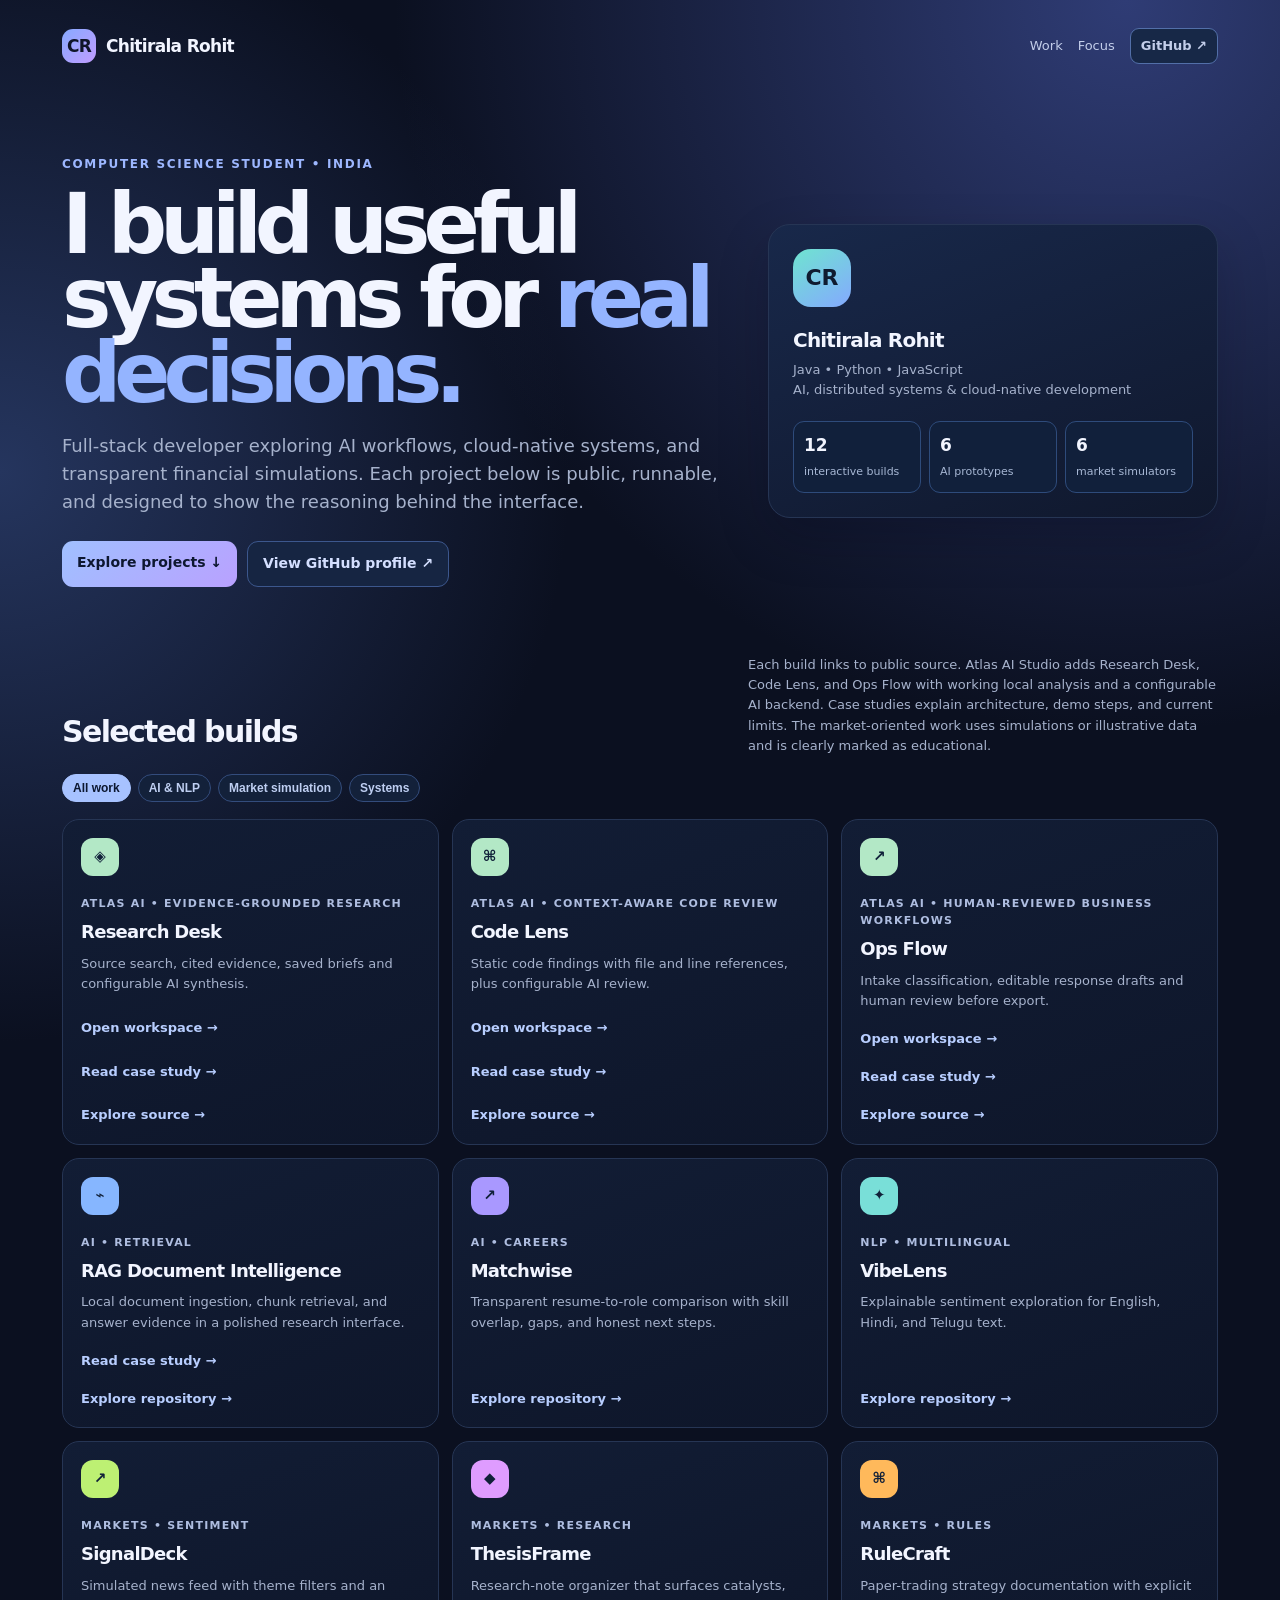
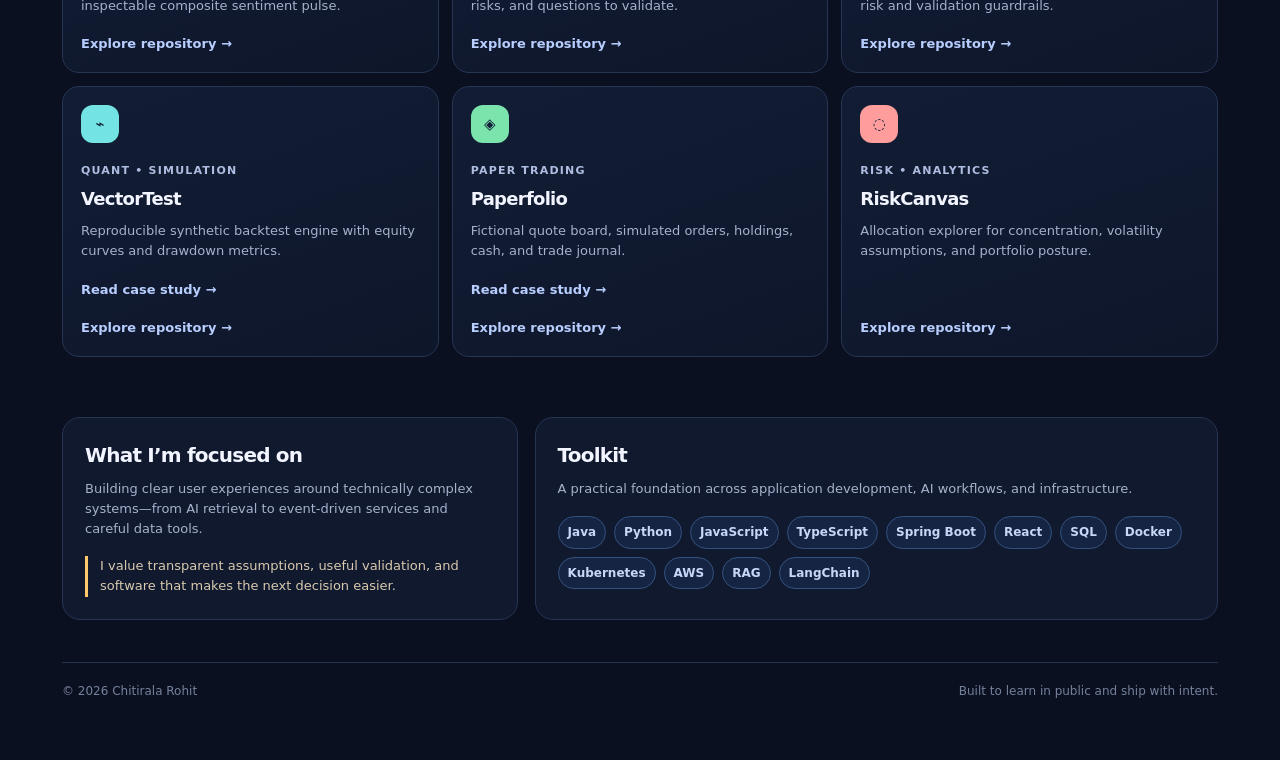
<file: index.html>
<!doctype html><html lang="en"><head><meta charset="utf-8"><meta name="viewport" content="width=device-width,initial-scale=1"><meta name="theme-color" content="#0b1020"><title>Chitirala Rohit — Developer Portfolio</title><style>
:root{--bg:#0b1020;--panel:#121a31;--line:#263554;--ink:#f2f5ff;--muted:#a6b2cc;--blue:#87aaff;--purple:#c09cff;--mint:#7de2c3;--amber:#ffc96b}*{box-sizing:border-box}html{scroll-behavior:smooth}body{margin:0;color:var(--ink);background:radial-gradient(circle at 88% 0,#2f3c75,transparent 28%),radial-gradient(circle at 0 20%,#25355e,transparent 25%),var(--bg);font:15px/1.55 Inter,ui-sans-serif,system-ui,sans-serif}.wrap{max-width:1200px;margin:auto;padding:28px 22px 60px}nav{display:flex;align-items:center;justify-content:space-between;gap:16px}.brand{font-size:17px;font-weight:850;letter-spacing:-.04em;display:flex;align-items:center;gap:10px}.mark{display:grid;place-items:center;width:34px;height:34px;border-radius:11px;background:linear-gradient(135deg,var(--blue),var(--purple));color:#10152a}.navlinks{display:flex;gap:15px;align-items:center}.navlinks a{color:#c3ceea;text-decoration:none;font-size:13px}.github{border:1px solid #526fa8;background:#172847;padding:7px 10px;border-radius:9px;font-weight:750}.hero{padding:91px 0 68px;display:grid;grid-template-columns:1.2fr .8fr;gap:31px;align-items:center}.kicker{color:#9db7ff;font-size:12px;font-weight:850;letter-spacing:.14em;text-transform:uppercase}.hero h1{font-size:clamp(48px,7vw,83px);line-height:.9;letter-spacing:-.085em;margin:14px 0 20px}.hero h1 span{color:#94b4ff}.hero p{color:var(--muted);font-size:18px;max-width:660px;margin:0}.actions{display:flex;gap:10px;flex-wrap:wrap;margin-top:26px}.primary,.secondary{font-size:14px;font-weight:850;text-decoration:none;border-radius:11px;padding:11px 15px}.primary{color:#0d1730;background:linear-gradient(135deg,#a0c0ff,#b9a1ff)}.secondary{border:1px solid #3c578d;color:#d4dfff;background:#162542}.profilecard{border:1px solid var(--line);border-radius:22px;padding:24px;background:linear-gradient(160deg,#18284a,#10182d);box-shadow:0 20px 50px #03071135}.avatar{width:58px;height:58px;border-radius:18px;background:linear-gradient(145deg,#6fe4d0,#84a9ff);display:grid;place-items:center;color:#0f1b30;font-size:22px;font-weight:900}.profilecard h2{font-size:20px;margin:18px 0 4px;letter-spacing:-.04em}.profilecard p{color:var(--muted);margin:0;font-size:13px}.mini{display:grid;grid-template-columns:repeat(3,1fr);gap:8px;margin-top:21px}.mini div{background:#11203b;border:1px solid #2e4b7b;border-radius:11px;padding:10px}.mini b{display:block;font-size:17px}.mini span{font-size:11px;color:#a7b7d4}.sectiontop{display:flex;justify-content:space-between;gap:18px;align-items:end;margin:0 0 18px}.sectiontop h2{font-size:30px;letter-spacing:-.055em;margin:0}.sectiontop p{color:var(--muted);font-size:13px;margin:0;max-width:470px}.filters{display:flex;gap:7px;flex-wrap:wrap;margin-bottom:17px}.filter{border:1px solid #334c7c;color:#becef1;background:#13213a;border-radius:99px;padding:6px 10px;font-size:12px;font-weight:800}.filter.active{background:#a7c2ff;color:#0c1730;border-color:#a7c2ff}.projects{display:grid;grid-template-columns:repeat(3,1fr);gap:13px}.project{display:flex;flex-direction:column;min-height:231px;border:1px solid var(--line);background:linear-gradient(160deg,#121d35,#0e162a);border-radius:17px;padding:18px;transition:.2s}.project:hover{transform:translateY(-4px);border-color:#6285cc}.project.hide{display:none}.glyph{display:grid;place-items:center;width:38px;height:38px;border-radius:12px;background:var(--accent);color:#102039;font-weight:900}.type{margin-top:19px;font-size:11px;font-weight:850;letter-spacing:.11em;color:#aebde0}.project h3{margin:6px 0 8px;font-size:18px;letter-spacing:-.04em}.project p{color:var(--muted);font-size:13px;margin:0}.project a{color:#b8ceff;text-decoration:none;font-weight:800;font-size:13px;margin-top:auto;padding-top:18px}.skills{display:grid;grid-template-columns:.8fr 1.2fr;gap:17px;margin-top:60px}.skills .panel{border:1px solid var(--line);border-radius:18px;background:#10192e;padding:22px}.panel h2{margin:0 0 8px;font-size:20px;letter-spacing:-.04em}.panel p{margin:0;color:var(--muted);font-size:13px}.chipset{display:flex;flex-wrap:wrap;gap:8px;margin-top:17px}.chip{border:1px solid #34527f;border-radius:99px;background:#142442;color:#c7d7f8;padding:6px 9px;font-size:12px;font-weight:750}.note{margin-top:17px;padding-left:12px;border-left:3px solid var(--amber);color:#d9caae;font-size:13px}.foot{margin-top:42px;padding-top:19px;border-top:1px solid #263554;display:flex;justify-content:space-between;gap:16px;color:#74819c;font-size:12px}@media(max-width:850px){.wrap{padding:22px 15px 43px}.hero,.skills{grid-template-columns:1fr}.hero{padding:61px 0 48px}.projects{grid-template-columns:1fr 1fr}.profilecard{max-width:530px}.sectiontop{display:block}.sectiontop p{margin-top:7px}}@media(max-width:520px){.navlinks a:not(.github){display:none}.projects{grid-template-columns:1fr}.mini{grid-template-columns:repeat(3,1fr)}.foot{display:block}.foot span{display:block;margin-top:5px}}
</style><link rel="icon" type="image/svg+xml" href="data:image/svg+xml,%3Csvg%20xmlns%3D%22http%3A%2F%2Fwww.w3.org%2F2000%2Fsvg%22%20viewBox%3D%220%200%2032%2032%22%3E%3Crect%20width%3D%2232%22%20height%3D%2232%22%20rx%3D%228%22%20fill%3D%22%2387aaff%22%2F%3E%3Ctext%20x%3D%2216%22%20y%3D%2221%22%20text-anchor%3D%22middle%22%20font-family%3D%22sans-serif%22%20font-size%3D%2214%22%20font-weight%3D%22bold%22%20fill%3D%22%230b1020%22%3ECR%3C%2Ftext%3E%3C%2Fsvg%3E"></head><body><main class="wrap"><nav><div class="brand"><div class="mark">CR</div> Chitirala Rohit</div><div class="navlinks"><a href="#work">Work</a><a href="#focus">Focus</a><a class="github" href="https://github.com/rohitnani-1902" target="_blank" rel="noreferrer">GitHub ↗</a></div></nav><section class="hero"><div><div class="kicker">Computer science student • India</div><h1>I build useful systems for <span>real decisions.</span></h1><p>Full-stack developer exploring AI workflows, cloud-native systems, and transparent financial simulations. Each project below is public, runnable, and designed to show the reasoning behind the interface.</p><div class="actions"><a class="primary" href="#work">Explore projects ↓</a><a class="secondary" href="https://github.com/rohitnani-1902" target="_blank" rel="noreferrer">View GitHub profile ↗</a></div></div><aside class="profilecard"><div class="avatar">CR</div><h2>Chitirala Rohit</h2><p>Java • Python • JavaScript<br>AI, distributed systems & cloud-native development</p><div class="mini"><div><b>12</b><span>interactive builds</span></div><div><b>6</b><span>AI prototypes</span></div><div><b>6</b><span>market simulators</span></div></div></aside></section>
<section id="work"><div class="sectiontop"><div><h2>Selected builds</h2></div><p>Each build links to public source. Atlas AI Studio adds Research Desk, Code Lens, and Ops Flow with working local analysis and a configurable AI backend. Case studies explain architecture, demo steps, and current limits. The market-oriented work uses simulations or illustrative data and is clearly marked as educational.</p></div><div class="filters"><button class="filter active" data-f="All">All work</button><button class="filter" data-f="AI">AI & NLP</button><button class="filter" data-f="Markets">Market simulation</button><button class="filter" data-f="Systems">Systems</button></div><div class="projects" id="projects">
<article class="project" data-c="AI Systems" style="--accent:#b3e8c6"><div class="glyph">◈</div><div class="type">ATLAS AI • EVIDENCE-GROUNDED RESEARCH</div><h3>Research Desk</h3><p>Source search, cited evidence, saved briefs and configurable AI synthesis.</p><a href="projects/atlas-ai/#research">Open workspace →</a><a href="case-studies/research-desk.html">Read case study →</a><a href="https://github.com/rohitnani-1902/developer-portfolio/tree/main/atlas-ai" target="_blank" rel="noreferrer">Explore source →</a></article>
<article class="project" data-c="AI Systems" style="--accent:#b3e8c6"><div class="glyph">⌘</div><div class="type">ATLAS AI • CONTEXT-AWARE CODE REVIEW</div><h3>Code Lens</h3><p>Static code findings with file and line references, plus configurable AI review.</p><a href="projects/atlas-ai/#code">Open workspace →</a><a href="case-studies/code-lens.html">Read case study →</a><a href="https://github.com/rohitnani-1902/developer-portfolio/tree/main/atlas-ai" target="_blank" rel="noreferrer">Explore source →</a></article>
<article class="project" data-c="AI Systems" style="--accent:#b3e8c6"><div class="glyph">↗</div><div class="type">ATLAS AI • HUMAN-REVIEWED BUSINESS WORKFLOWS</div><h3>Ops Flow</h3><p>Intake classification, editable response drafts and human review before export.</p><a href="projects/atlas-ai/#ops">Open workspace →</a><a href="case-studies/ops-flow.html">Read case study →</a><a href="https://github.com/rohitnani-1902/developer-portfolio/tree/main/atlas-ai" target="_blank" rel="noreferrer">Explore source →</a></article>
<article class="project" data-c="AI Systems" style="--accent:#86b6ff"><div class="glyph">⌁</div><div class="type">AI • RETRIEVAL</div><h3>RAG Document Intelligence</h3><p>Local document ingestion, chunk retrieval, and answer evidence in a polished research interface.</p><a href="case-studies/sift-ai.html">Read case study →</a><a href="https://github.com/rohitnani-1902/rag-document-intelligence" target="_blank" rel="noreferrer">Explore repository →</a></article>
<article class="project" data-c="AI" style="--accent:#a998ff"><div class="glyph">↗</div><div class="type">AI • CAREERS</div><h3>Matchwise</h3><p>Transparent resume-to-role comparison with skill overlap, gaps, and honest next steps.</p><a href="https://github.com/rohitnani-1902/ai-resume-matcher" target="_blank" rel="noreferrer">Explore repository →</a></article>
<article class="project" data-c="AI" style="--accent:#79dfd8"><div class="glyph">✦</div><div class="type">NLP • MULTILINGUAL</div><h3>VibeLens</h3><p>Explainable sentiment exploration for English, Hindi, and Telugu text.</p><a href="https://github.com/rohitnani-1902/multilingual-sentiment-analyzer" target="_blank" rel="noreferrer">Explore repository →</a></article>
<article class="project" data-c="Markets AI" style="--accent:#bdf073"><div class="glyph">↗</div><div class="type">MARKETS • SENTIMENT</div><h3>SignalDeck</h3><p>Simulated news feed with theme filters and an inspectable composite sentiment pulse.</p><a href="https://github.com/rohitnani-1902/market-news-sentiment-radar" target="_blank" rel="noreferrer">Explore repository →</a></article>
<article class="project" data-c="Markets AI" style="--accent:#df9cff"><div class="glyph">◆</div><div class="type">MARKETS • RESEARCH</div><h3>ThesisFrame</h3><p>Research-note organizer that surfaces catalysts, risks, and questions to validate.</p><a href="https://github.com/rohitnani-1902/ai-stock-research-assistant" target="_blank" rel="noreferrer">Explore repository →</a></article>
<article class="project" data-c="Markets" style="--accent:#ffb95b"><div class="glyph">⌘</div><div class="type">MARKETS • RULES</div><h3>RuleCraft</h3><p>Paper-trading strategy documentation with explicit risk and validation guardrails.</p><a href="https://github.com/rohitnani-1902/trading-strategy-copilot" target="_blank" rel="noreferrer">Explore repository →</a></article>
<article class="project" data-c="Markets" style="--accent:#73e4e3"><div class="glyph">⌁</div><div class="type">QUANT • SIMULATION</div><h3>VectorTest</h3><p>Reproducible synthetic backtest engine with equity curves and drawdown metrics.</p><a href="case-studies/vectortest.html">Read case study →</a><a href="https://github.com/rohitnani-1902/quant-backtesting-engine" target="_blank" rel="noreferrer">Explore repository →</a></article>
<article class="project" data-c="Markets" style="--accent:#7be4ac"><div class="glyph">◈</div><div class="type">PAPER TRADING</div><h3>Paperfolio</h3><p>Fictional quote board, simulated orders, holdings, cash, and trade journal.</p><a href="case-studies/paperfolio.html">Read case study →</a><a href="https://github.com/rohitnani-1902/paper-trading-dashboard" target="_blank" rel="noreferrer">Explore repository →</a></article>
<article class="project" data-c="Markets" style="--accent:#ff9c9c"><div class="glyph">◌</div><div class="type">RISK • ANALYTICS</div><h3>RiskCanvas</h3><p>Allocation explorer for concentration, volatility assumptions, and portfolio posture.</p><a href="https://github.com/rohitnani-1902/portfolio-risk-analytics" target="_blank" rel="noreferrer">Explore repository →</a></article>
</div></section>
<section class="skills" id="focus"><article class="panel"><h2>What I’m focused on</h2><p>Building clear user experiences around technically complex systems—from AI retrieval to event-driven services and careful data tools.</p><div class="note">I value transparent assumptions, useful validation, and software that makes the next decision easier.</div></article><article class="panel"><h2>Toolkit</h2><p>A practical foundation across application development, AI workflows, and infrastructure.</p><div class="chipset"><span class="chip">Java</span><span class="chip">Python</span><span class="chip">JavaScript</span><span class="chip">TypeScript</span><span class="chip">Spring Boot</span><span class="chip">React</span><span class="chip">SQL</span><span class="chip">Docker</span><span class="chip">Kubernetes</span><span class="chip">AWS</span><span class="chip">RAG</span><span class="chip">LangChain</span></div></article></section><footer class="foot"><span>© 2026 Chitirala Rohit</span><span>Built to learn in public and ship with intent.</span></footer></main>
<script>document.querySelectorAll(".filter").forEach(function(b){b.onclick=function(){document.querySelectorAll(".filter").forEach(x=>x.classList.remove("active"));b.classList.add("active");let f=b.dataset.f;document.querySelectorAll(".project").forEach(function(p){p.classList.toggle("hide",f!=="All"&&!p.dataset.c.includes(f))})}});</script></body></html>
</file>
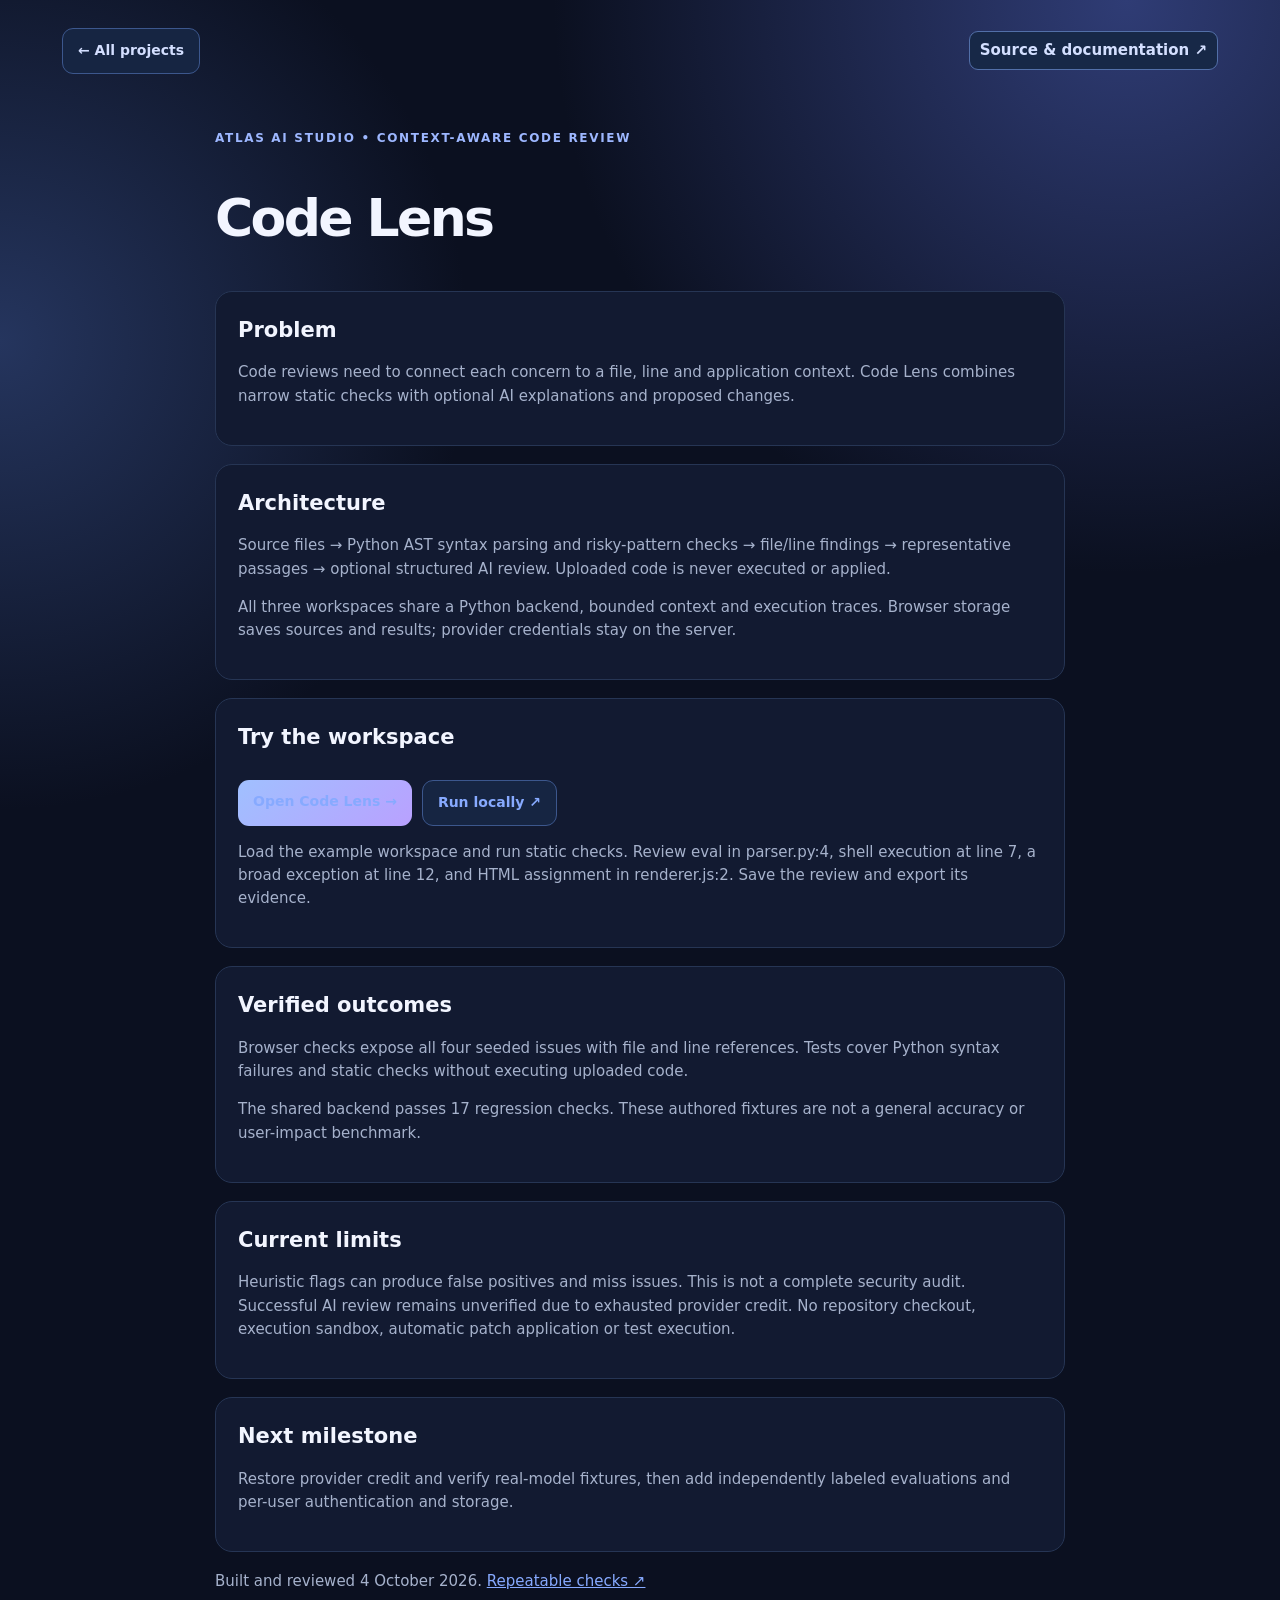
<file: case-studies/code-lens.html>
<!doctype html>
<html lang="en"><head><meta charset="utf-8"><meta name="viewport" content="width=device-width,initial-scale=1"><meta name="theme-color" content="#0b1020"><title>Code Lens — Atlas AI Studio — Case study</title><style>
:root{--bg:#0b1020;--panel:#121a31;--line:#263554;--ink:#f2f5ff;--muted:#a6b2cc;--blue:#87aaff;--purple:#c09cff;--mint:#7de2c3;--amber:#ffc96b}*{box-sizing:border-box}html{scroll-behavior:smooth}body{margin:0;color:var(--ink);background:radial-gradient(circle at 88% 0,#2f3c75,transparent 28%),radial-gradient(circle at 0 20%,#25355e,transparent 25%),var(--bg);font:15px/1.55 Inter,ui-sans-serif,system-ui,sans-serif}.wrap{max-width:1200px;margin:auto;padding:28px 22px 60px}nav{display:flex;align-items:center;justify-content:space-between;gap:16px}.brand{font-size:17px;font-weight:850;letter-spacing:-.04em;display:flex;align-items:center;gap:10px}.mark{display:grid;place-items:center;width:34px;height:34px;border-radius:11px;background:linear-gradient(135deg,var(--blue),var(--purple));color:#10152a}.navlinks{display:flex;gap:15px;align-items:center}.navlinks a{color:#c3ceea;text-decoration:none;font-size:13px}.github{border:1px solid #526fa8;background:#172847;padding:7px 10px;border-radius:9px;font-weight:750}.hero{padding:91px 0 68px;display:grid;grid-template-columns:1.2fr .8fr;gap:31px;align-items:center}.kicker{color:#9db7ff;font-size:12px;font-weight:850;letter-spacing:.14em;text-transform:uppercase}.hero h1{font-size:clamp(48px,7vw,83px);line-height:.9;letter-spacing:-.085em;margin:14px 0 20px}.hero h1 span{color:#94b4ff}.hero p{color:var(--muted);font-size:18px;max-width:660px;margin:0}.actions{display:flex;gap:10px;flex-wrap:wrap;margin-top:26px}.primary,.secondary{font-size:14px;font-weight:850;text-decoration:none;border-radius:11px;padding:11px 15px}.primary{color:#0d1730;background:linear-gradient(135deg,#a0c0ff,#b9a1ff)}.secondary{border:1px solid #3c578d;color:#d4dfff;background:#162542}.profilecard{border:1px solid var(--line);border-radius:22px;padding:24px;background:linear-gradient(160deg,#18284a,#10182d);box-shadow:0 20px 50px #03071135}.avatar{width:58px;height:58px;border-radius:18px;background:linear-gradient(145deg,#6fe4d0,#84a9ff);display:grid;place-items:center;color:#0f1b30;font-size:22px;font-weight:900}.profilecard h2{font-size:20px;margin:18px 0 4px;letter-spacing:-.04em}.profilecard p{color:var(--muted);margin:0;font-size:13px}.mini{display:grid;grid-template-columns:repeat(3,1fr);gap:8px;margin-top:21px}.mini div{background:#11203b;border:1px solid #2e4b7b;border-radius:11px;padding:10px}.mini b{display:block;font-size:17px}.mini span{font-size:11px;color:#a7b7d4}.sectiontop{display:flex;justify-content:space-between;gap:18px;align-items:end;margin:0 0 18px}.sectiontop h2{font-size:30px;letter-spacing:-.055em;margin:0}.sectiontop p{color:var(--muted);font-size:13px;margin:0;max-width:470px}.filters{display:flex;gap:7px;flex-wrap:wrap;margin-bottom:17px}.filter{border:1px solid #334c7c;color:#becef1;background:#13213a;border-radius:99px;padding:6px 10px;font-size:12px;font-weight:800}.filter.active{background:#a7c2ff;color:#0c1730;border-color:#a7c2ff}.projects{display:grid;grid-template-columns:repeat(3,1fr);gap:13px}.project{display:flex;flex-direction:column;min-height:231px;border:1px solid var(--line);background:linear-gradient(160deg,#121d35,#0e162a);border-radius:17px;padding:18px;transition:.2s}.project:hover{transform:translateY(-4px);border-color:#6285cc}.project.hide{display:none}.glyph{display:grid;place-items:center;width:38px;height:38px;border-radius:12px;background:var(--accent);color:#102039;font-weight:900}.type{margin-top:19px;font-size:11px;font-weight:850;letter-spacing:.11em;color:#aebde0}.project h3{margin:6px 0 8px;font-size:18px;letter-spacing:-.04em}.project p{color:var(--muted);font-size:13px;margin:0}.project a{color:#b8ceff;text-decoration:none;font-weight:800;font-size:13px;margin-top:auto;padding-top:18px}.skills{display:grid;grid-template-columns:.8fr 1.2fr;gap:17px;margin-top:60px}.skills .panel{border:1px solid var(--line);border-radius:18px;background:#10192e;padding:22px}.panel h2{margin:0 0 8px;font-size:20px;letter-spacing:-.04em}.panel p{margin:0;color:var(--muted);font-size:13px}.chipset{display:flex;flex-wrap:wrap;gap:8px;margin-top:17px}.chip{border:1px solid #34527f;border-radius:99px;background:#142442;color:#c7d7f8;padding:6px 9px;font-size:12px;font-weight:750}.note{margin-top:17px;padding-left:12px;border-left:3px solid var(--amber);color:#d9caae;font-size:13px}.foot{margin-top:42px;padding-top:19px;border-top:1px solid #263554;display:flex;justify-content:space-between;gap:16px;color:#74819c;font-size:12px}@media(max-width:850px){.wrap{padding:22px 15px 43px}.hero,.skills{grid-template-columns:1fr}.hero{padding:61px 0 48px}.projects{grid-template-columns:1fr 1fr}.profilecard{max-width:530px}.sectiontop{display:block}.sectiontop p{margin-top:7px}}@media(max-width:520px){.navlinks a:not(.github){display:none}.projects{grid-template-columns:1fr}.mini{grid-template-columns:repeat(3,1fr)}.foot{display:block}.foot span{display:block;margin-top:5px}}

nav .github{color:#d4dfff;text-decoration:none}nav{flex-wrap:wrap}.case{max-width:850px;margin:55px auto}.case h1{font-size:clamp(32px,6vw,52px);line-height:1.1;letter-spacing:-.05em}.case section{border:1px solid var(--line);background:var(--panel);border-radius:17px;padding:22px;margin:18px 0}.case h2{margin:0 0 10px;font-size:21px}.case p,.case li{color:var(--muted)}.case li+li{margin-top:10px}.case a{color:var(--blue)}.case code{overflow-wrap:anywhere}a:focus-visible,button:focus-visible{outline:3px solid var(--mint);outline-offset:4px}</style><link rel="icon" type="image/svg+xml" href="data:image/svg+xml,%3Csvg%20xmlns%3D%22http%3A%2F%2Fwww.w3.org%2F2000%2Fsvg%22%20viewBox%3D%220%200%2032%2032%22%3E%3Crect%20width%3D%2232%22%20height%3D%2232%22%20rx%3D%228%22%20fill%3D%22%2387aaff%22%2F%3E%3Ctext%20x%3D%2216%22%20y%3D%2221%22%20text-anchor%3D%22middle%22%20font-family%3D%22sans-serif%22%20font-size%3D%2214%22%20font-weight%3D%22bold%22%20fill%3D%22%230b1020%22%3ECR%3C%2Ftext%3E%3C%2Fsvg%3E"></head>
<body><main class="wrap"><nav aria-label="Case study navigation"><a class="secondary" href="../index.html#work">← All projects</a><a class="github" href="https://github.com/rohitnani-1902/developer-portfolio/tree/main/atlas-ai" target="_blank" rel="noreferrer">Source & documentation ↗</a></nav><article class="case"><div class="kicker">Atlas AI Studio • Context-aware code review</div><h1>Code Lens</h1><section><h2>Problem</h2><p>Code reviews need to connect each concern to a file, line and application context. Code Lens combines narrow static checks with optional AI explanations and proposed changes.</p></section><section><h2>Architecture</h2><p>Source files → Python AST syntax parsing and risky-pattern checks → file/line findings → representative passages → optional structured AI review. Uploaded code is never executed or applied.</p><p>All three workspaces share a Python backend, bounded context and execution traces. Browser storage saves sources and results; provider credentials stay on the server.</p></section><section><h2>Try the workspace</h2><div class="actions"><a class="primary" href="../projects/atlas-ai/#code">Open Code Lens →</a><a class="secondary" href="https://github.com/rohitnani-1902/developer-portfolio/blob/main/atlas-ai/README.md">Run locally ↗</a></div><p>Load the example workspace and run static checks. Review eval in parser.py:4, shell execution at line 7, a broad exception at line 12, and HTML assignment in renderer.js:2. Save the review and export its evidence.</p></section><section><h2>Verified outcomes</h2><p>Browser checks expose all four seeded issues with file and line references. Tests cover Python syntax failures and static checks without executing uploaded code.</p><p>The shared backend passes 17 regression checks. These authored fixtures are not a general accuracy or user-impact benchmark.</p></section><section><h2>Current limits</h2><p>Heuristic flags can produce false positives and miss issues. This is not a complete security audit. Successful AI review remains unverified due to exhausted provider credit. No repository checkout, execution sandbox, automatic patch application or test execution.</p></section><section><h2>Next milestone</h2><p>Restore provider credit and verify real-model fixtures, then add independently labeled evaluations and per-user authentication and storage.</p></section><p>Built and reviewed 4 October 2026. <a href="https://github.com/rohitnani-1902/developer-portfolio/tree/main/atlas-ai/tests">Repeatable checks ↗</a></p></article></main></body></html>
</file>
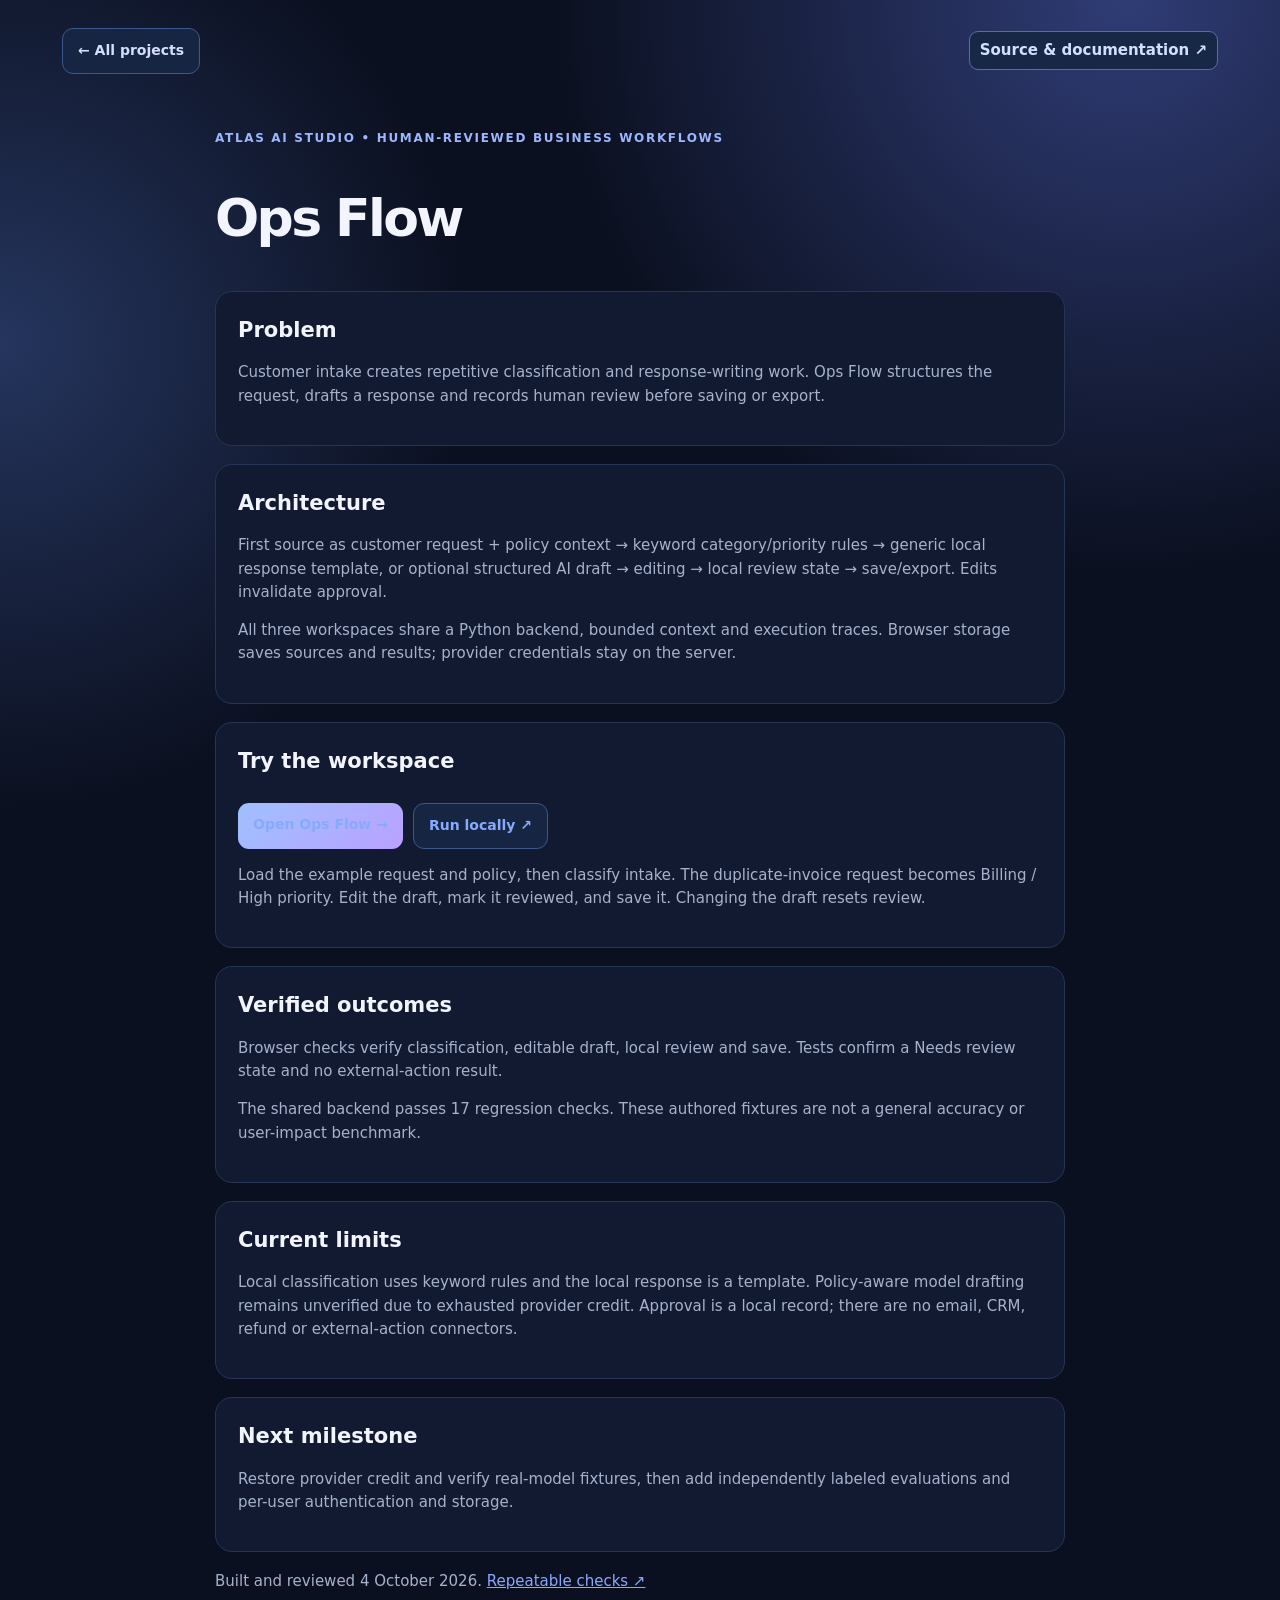
<file: case-studies/ops-flow.html>
<!doctype html>
<html lang="en"><head><meta charset="utf-8"><meta name="viewport" content="width=device-width,initial-scale=1"><meta name="theme-color" content="#0b1020"><title>Ops Flow — Atlas AI Studio — Case study</title><style>
:root{--bg:#0b1020;--panel:#121a31;--line:#263554;--ink:#f2f5ff;--muted:#a6b2cc;--blue:#87aaff;--purple:#c09cff;--mint:#7de2c3;--amber:#ffc96b}*{box-sizing:border-box}html{scroll-behavior:smooth}body{margin:0;color:var(--ink);background:radial-gradient(circle at 88% 0,#2f3c75,transparent 28%),radial-gradient(circle at 0 20%,#25355e,transparent 25%),var(--bg);font:15px/1.55 Inter,ui-sans-serif,system-ui,sans-serif}.wrap{max-width:1200px;margin:auto;padding:28px 22px 60px}nav{display:flex;align-items:center;justify-content:space-between;gap:16px}.brand{font-size:17px;font-weight:850;letter-spacing:-.04em;display:flex;align-items:center;gap:10px}.mark{display:grid;place-items:center;width:34px;height:34px;border-radius:11px;background:linear-gradient(135deg,var(--blue),var(--purple));color:#10152a}.navlinks{display:flex;gap:15px;align-items:center}.navlinks a{color:#c3ceea;text-decoration:none;font-size:13px}.github{border:1px solid #526fa8;background:#172847;padding:7px 10px;border-radius:9px;font-weight:750}.hero{padding:91px 0 68px;display:grid;grid-template-columns:1.2fr .8fr;gap:31px;align-items:center}.kicker{color:#9db7ff;font-size:12px;font-weight:850;letter-spacing:.14em;text-transform:uppercase}.hero h1{font-size:clamp(48px,7vw,83px);line-height:.9;letter-spacing:-.085em;margin:14px 0 20px}.hero h1 span{color:#94b4ff}.hero p{color:var(--muted);font-size:18px;max-width:660px;margin:0}.actions{display:flex;gap:10px;flex-wrap:wrap;margin-top:26px}.primary,.secondary{font-size:14px;font-weight:850;text-decoration:none;border-radius:11px;padding:11px 15px}.primary{color:#0d1730;background:linear-gradient(135deg,#a0c0ff,#b9a1ff)}.secondary{border:1px solid #3c578d;color:#d4dfff;background:#162542}.profilecard{border:1px solid var(--line);border-radius:22px;padding:24px;background:linear-gradient(160deg,#18284a,#10182d);box-shadow:0 20px 50px #03071135}.avatar{width:58px;height:58px;border-radius:18px;background:linear-gradient(145deg,#6fe4d0,#84a9ff);display:grid;place-items:center;color:#0f1b30;font-size:22px;font-weight:900}.profilecard h2{font-size:20px;margin:18px 0 4px;letter-spacing:-.04em}.profilecard p{color:var(--muted);margin:0;font-size:13px}.mini{display:grid;grid-template-columns:repeat(3,1fr);gap:8px;margin-top:21px}.mini div{background:#11203b;border:1px solid #2e4b7b;border-radius:11px;padding:10px}.mini b{display:block;font-size:17px}.mini span{font-size:11px;color:#a7b7d4}.sectiontop{display:flex;justify-content:space-between;gap:18px;align-items:end;margin:0 0 18px}.sectiontop h2{font-size:30px;letter-spacing:-.055em;margin:0}.sectiontop p{color:var(--muted);font-size:13px;margin:0;max-width:470px}.filters{display:flex;gap:7px;flex-wrap:wrap;margin-bottom:17px}.filter{border:1px solid #334c7c;color:#becef1;background:#13213a;border-radius:99px;padding:6px 10px;font-size:12px;font-weight:800}.filter.active{background:#a7c2ff;color:#0c1730;border-color:#a7c2ff}.projects{display:grid;grid-template-columns:repeat(3,1fr);gap:13px}.project{display:flex;flex-direction:column;min-height:231px;border:1px solid var(--line);background:linear-gradient(160deg,#121d35,#0e162a);border-radius:17px;padding:18px;transition:.2s}.project:hover{transform:translateY(-4px);border-color:#6285cc}.project.hide{display:none}.glyph{display:grid;place-items:center;width:38px;height:38px;border-radius:12px;background:var(--accent);color:#102039;font-weight:900}.type{margin-top:19px;font-size:11px;font-weight:850;letter-spacing:.11em;color:#aebde0}.project h3{margin:6px 0 8px;font-size:18px;letter-spacing:-.04em}.project p{color:var(--muted);font-size:13px;margin:0}.project a{color:#b8ceff;text-decoration:none;font-weight:800;font-size:13px;margin-top:auto;padding-top:18px}.skills{display:grid;grid-template-columns:.8fr 1.2fr;gap:17px;margin-top:60px}.skills .panel{border:1px solid var(--line);border-radius:18px;background:#10192e;padding:22px}.panel h2{margin:0 0 8px;font-size:20px;letter-spacing:-.04em}.panel p{margin:0;color:var(--muted);font-size:13px}.chipset{display:flex;flex-wrap:wrap;gap:8px;margin-top:17px}.chip{border:1px solid #34527f;border-radius:99px;background:#142442;color:#c7d7f8;padding:6px 9px;font-size:12px;font-weight:750}.note{margin-top:17px;padding-left:12px;border-left:3px solid var(--amber);color:#d9caae;font-size:13px}.foot{margin-top:42px;padding-top:19px;border-top:1px solid #263554;display:flex;justify-content:space-between;gap:16px;color:#74819c;font-size:12px}@media(max-width:850px){.wrap{padding:22px 15px 43px}.hero,.skills{grid-template-columns:1fr}.hero{padding:61px 0 48px}.projects{grid-template-columns:1fr 1fr}.profilecard{max-width:530px}.sectiontop{display:block}.sectiontop p{margin-top:7px}}@media(max-width:520px){.navlinks a:not(.github){display:none}.projects{grid-template-columns:1fr}.mini{grid-template-columns:repeat(3,1fr)}.foot{display:block}.foot span{display:block;margin-top:5px}}

nav .github{color:#d4dfff;text-decoration:none}nav{flex-wrap:wrap}.case{max-width:850px;margin:55px auto}.case h1{font-size:clamp(32px,6vw,52px);line-height:1.1;letter-spacing:-.05em}.case section{border:1px solid var(--line);background:var(--panel);border-radius:17px;padding:22px;margin:18px 0}.case h2{margin:0 0 10px;font-size:21px}.case p,.case li{color:var(--muted)}.case li+li{margin-top:10px}.case a{color:var(--blue)}.case code{overflow-wrap:anywhere}a:focus-visible,button:focus-visible{outline:3px solid var(--mint);outline-offset:4px}</style><link rel="icon" type="image/svg+xml" href="data:image/svg+xml,%3Csvg%20xmlns%3D%22http%3A%2F%2Fwww.w3.org%2F2000%2Fsvg%22%20viewBox%3D%220%200%2032%2032%22%3E%3Crect%20width%3D%2232%22%20height%3D%2232%22%20rx%3D%228%22%20fill%3D%22%2387aaff%22%2F%3E%3Ctext%20x%3D%2216%22%20y%3D%2221%22%20text-anchor%3D%22middle%22%20font-family%3D%22sans-serif%22%20font-size%3D%2214%22%20font-weight%3D%22bold%22%20fill%3D%22%230b1020%22%3ECR%3C%2Ftext%3E%3C%2Fsvg%3E"></head>
<body><main class="wrap"><nav aria-label="Case study navigation"><a class="secondary" href="../index.html#work">← All projects</a><a class="github" href="https://github.com/rohitnani-1902/developer-portfolio/tree/main/atlas-ai" target="_blank" rel="noreferrer">Source & documentation ↗</a></nav><article class="case"><div class="kicker">Atlas AI Studio • Human-reviewed business workflows</div><h1>Ops Flow</h1><section><h2>Problem</h2><p>Customer intake creates repetitive classification and response-writing work. Ops Flow structures the request, drafts a response and records human review before saving or export.</p></section><section><h2>Architecture</h2><p>First source as customer request + policy context → keyword category/priority rules → generic local response template, or optional structured AI draft → editing → local review state → save/export. Edits invalidate approval.</p><p>All three workspaces share a Python backend, bounded context and execution traces. Browser storage saves sources and results; provider credentials stay on the server.</p></section><section><h2>Try the workspace</h2><div class="actions"><a class="primary" href="../projects/atlas-ai/#ops">Open Ops Flow →</a><a class="secondary" href="https://github.com/rohitnani-1902/developer-portfolio/blob/main/atlas-ai/README.md">Run locally ↗</a></div><p>Load the example request and policy, then classify intake. The duplicate-invoice request becomes Billing / High priority. Edit the draft, mark it reviewed, and save it. Changing the draft resets review.</p></section><section><h2>Verified outcomes</h2><p>Browser checks verify classification, editable draft, local review and save. Tests confirm a Needs review state and no external-action result.</p><p>The shared backend passes 17 regression checks. These authored fixtures are not a general accuracy or user-impact benchmark.</p></section><section><h2>Current limits</h2><p>Local classification uses keyword rules and the local response is a template. Policy-aware model drafting remains unverified due to exhausted provider credit. Approval is a local record; there are no email, CRM, refund or external-action connectors.</p></section><section><h2>Next milestone</h2><p>Restore provider credit and verify real-model fixtures, then add independently labeled evaluations and per-user authentication and storage.</p></section><p>Built and reviewed 4 October 2026. <a href="https://github.com/rohitnani-1902/developer-portfolio/tree/main/atlas-ai/tests">Repeatable checks ↗</a></p></article></main></body></html>
</file>
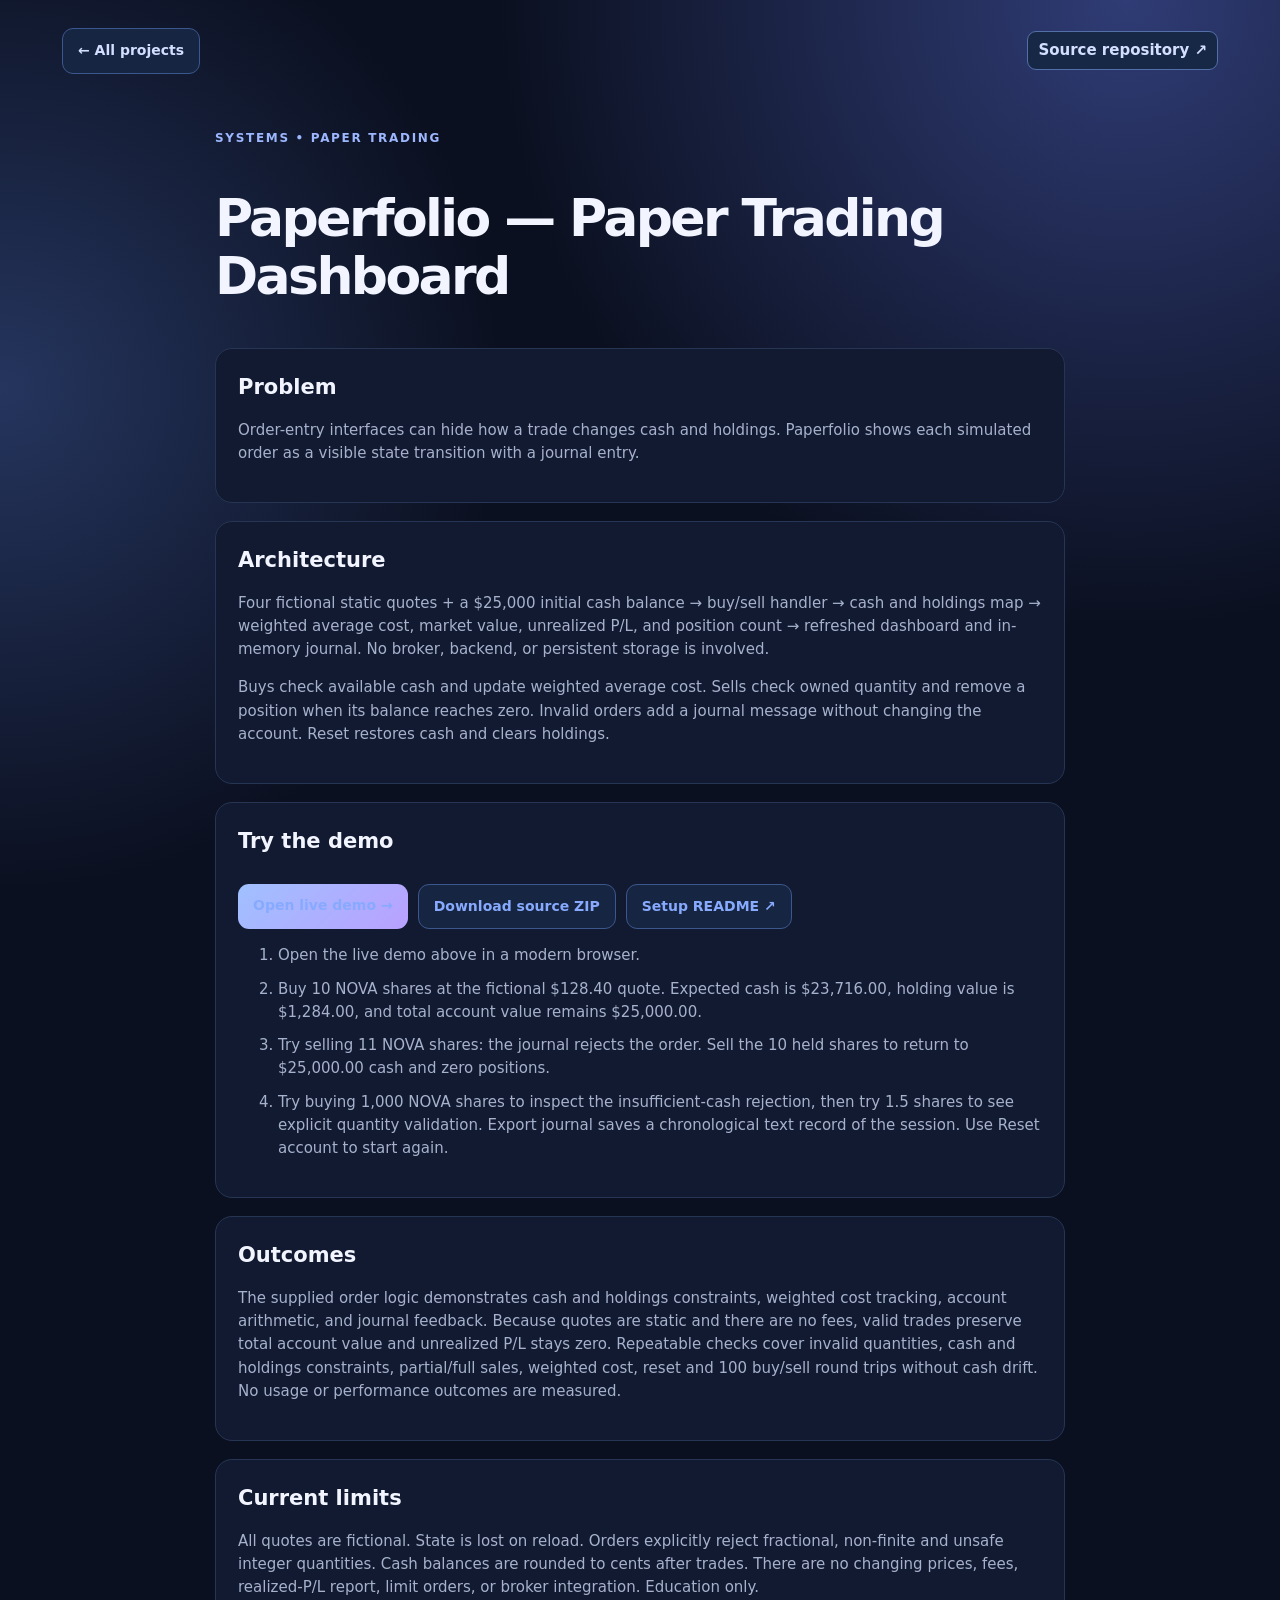
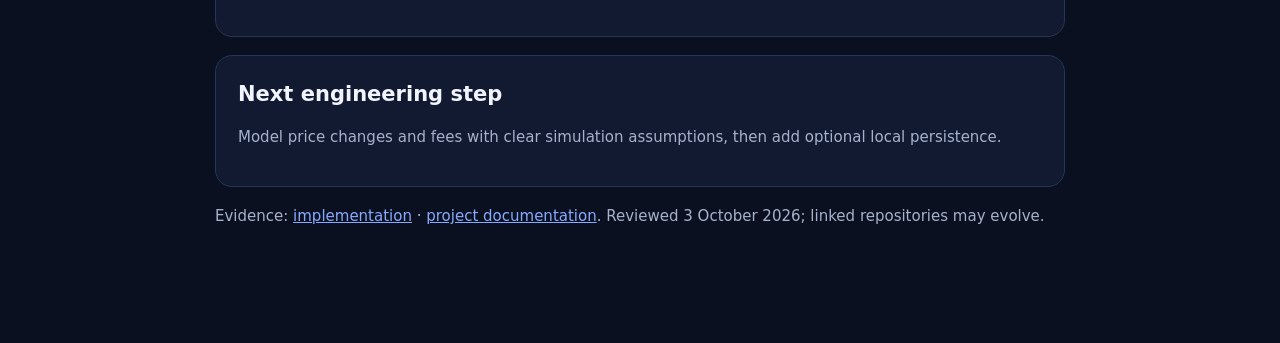
<file: case-studies/paperfolio.html>
<!doctype html>
<html lang="en"><head><meta charset="utf-8"><meta name="viewport" content="width=device-width,initial-scale=1"><meta name="theme-color" content="#0b1020"><title>Paperfolio — Paper Trading Dashboard — Case study</title><style>
:root{--bg:#0b1020;--panel:#121a31;--line:#263554;--ink:#f2f5ff;--muted:#a6b2cc;--blue:#87aaff;--purple:#c09cff;--mint:#7de2c3;--amber:#ffc96b}*{box-sizing:border-box}html{scroll-behavior:smooth}body{margin:0;color:var(--ink);background:radial-gradient(circle at 88% 0,#2f3c75,transparent 28%),radial-gradient(circle at 0 20%,#25355e,transparent 25%),var(--bg);font:15px/1.55 Inter,ui-sans-serif,system-ui,sans-serif}.wrap{max-width:1200px;margin:auto;padding:28px 22px 60px}nav{display:flex;align-items:center;justify-content:space-between;gap:16px}.brand{font-size:17px;font-weight:850;letter-spacing:-.04em;display:flex;align-items:center;gap:10px}.mark{display:grid;place-items:center;width:34px;height:34px;border-radius:11px;background:linear-gradient(135deg,var(--blue),var(--purple));color:#10152a}.navlinks{display:flex;gap:15px;align-items:center}.navlinks a{color:#c3ceea;text-decoration:none;font-size:13px}.github{border:1px solid #526fa8;background:#172847;padding:7px 10px;border-radius:9px;font-weight:750}.hero{padding:91px 0 68px;display:grid;grid-template-columns:1.2fr .8fr;gap:31px;align-items:center}.kicker{color:#9db7ff;font-size:12px;font-weight:850;letter-spacing:.14em;text-transform:uppercase}.hero h1{font-size:clamp(48px,7vw,83px);line-height:.9;letter-spacing:-.085em;margin:14px 0 20px}.hero h1 span{color:#94b4ff}.hero p{color:var(--muted);font-size:18px;max-width:660px;margin:0}.actions{display:flex;gap:10px;flex-wrap:wrap;margin-top:26px}.primary,.secondary{font-size:14px;font-weight:850;text-decoration:none;border-radius:11px;padding:11px 15px}.primary{color:#0d1730;background:linear-gradient(135deg,#a0c0ff,#b9a1ff)}.secondary{border:1px solid #3c578d;color:#d4dfff;background:#162542}.profilecard{border:1px solid var(--line);border-radius:22px;padding:24px;background:linear-gradient(160deg,#18284a,#10182d);box-shadow:0 20px 50px #03071135}.avatar{width:58px;height:58px;border-radius:18px;background:linear-gradient(145deg,#6fe4d0,#84a9ff);display:grid;place-items:center;color:#0f1b30;font-size:22px;font-weight:900}.profilecard h2{font-size:20px;margin:18px 0 4px;letter-spacing:-.04em}.profilecard p{color:var(--muted);margin:0;font-size:13px}.mini{display:grid;grid-template-columns:repeat(3,1fr);gap:8px;margin-top:21px}.mini div{background:#11203b;border:1px solid #2e4b7b;border-radius:11px;padding:10px}.mini b{display:block;font-size:17px}.mini span{font-size:11px;color:#a7b7d4}.sectiontop{display:flex;justify-content:space-between;gap:18px;align-items:end;margin:0 0 18px}.sectiontop h2{font-size:30px;letter-spacing:-.055em;margin:0}.sectiontop p{color:var(--muted);font-size:13px;margin:0;max-width:470px}.filters{display:flex;gap:7px;flex-wrap:wrap;margin-bottom:17px}.filter{border:1px solid #334c7c;color:#becef1;background:#13213a;border-radius:99px;padding:6px 10px;font-size:12px;font-weight:800}.filter.active{background:#a7c2ff;color:#0c1730;border-color:#a7c2ff}.projects{display:grid;grid-template-columns:repeat(3,1fr);gap:13px}.project{display:flex;flex-direction:column;min-height:231px;border:1px solid var(--line);background:linear-gradient(160deg,#121d35,#0e162a);border-radius:17px;padding:18px;transition:.2s}.project:hover{transform:translateY(-4px);border-color:#6285cc}.project.hide{display:none}.glyph{display:grid;place-items:center;width:38px;height:38px;border-radius:12px;background:var(--accent);color:#102039;font-weight:900}.type{margin-top:19px;font-size:11px;font-weight:850;letter-spacing:.11em;color:#aebde0}.project h3{margin:6px 0 8px;font-size:18px;letter-spacing:-.04em}.project p{color:var(--muted);font-size:13px;margin:0}.project a{color:#b8ceff;text-decoration:none;font-weight:800;font-size:13px;margin-top:auto;padding-top:18px}.skills{display:grid;grid-template-columns:.8fr 1.2fr;gap:17px;margin-top:60px}.skills .panel{border:1px solid var(--line);border-radius:18px;background:#10192e;padding:22px}.panel h2{margin:0 0 8px;font-size:20px;letter-spacing:-.04em}.panel p{margin:0;color:var(--muted);font-size:13px}.chipset{display:flex;flex-wrap:wrap;gap:8px;margin-top:17px}.chip{border:1px solid #34527f;border-radius:99px;background:#142442;color:#c7d7f8;padding:6px 9px;font-size:12px;font-weight:750}.note{margin-top:17px;padding-left:12px;border-left:3px solid var(--amber);color:#d9caae;font-size:13px}.foot{margin-top:42px;padding-top:19px;border-top:1px solid #263554;display:flex;justify-content:space-between;gap:16px;color:#74819c;font-size:12px}@media(max-width:850px){.wrap{padding:22px 15px 43px}.hero,.skills{grid-template-columns:1fr}.hero{padding:61px 0 48px}.projects{grid-template-columns:1fr 1fr}.profilecard{max-width:530px}.sectiontop{display:block}.sectiontop p{margin-top:7px}}@media(max-width:520px){.navlinks a:not(.github){display:none}.projects{grid-template-columns:1fr}.mini{grid-template-columns:repeat(3,1fr)}.foot{display:block}.foot span{display:block;margin-top:5px}}

nav .github{color:#d4dfff;text-decoration:none}nav{flex-wrap:wrap}.case{max-width:850px;margin:55px auto}.case h1{font-size:clamp(32px,6vw,52px);line-height:1.1;letter-spacing:-.05em}.case section{border:1px solid var(--line);background:var(--panel);border-radius:17px;padding:22px;margin:18px 0}.case h2{margin:0 0 10px;font-size:21px}.case p,.case li{color:var(--muted)}.case li+li{margin-top:10px}.case a{color:var(--blue)}.case code{overflow-wrap:anywhere}a:focus-visible,button:focus-visible{outline:3px solid var(--mint);outline-offset:4px}</style><link rel="icon" type="image/svg+xml" href="data:image/svg+xml,%3Csvg%20xmlns%3D%22http%3A%2F%2Fwww.w3.org%2F2000%2Fsvg%22%20viewBox%3D%220%200%2032%2032%22%3E%3Crect%20width%3D%2232%22%20height%3D%2232%22%20rx%3D%228%22%20fill%3D%22%2387aaff%22%2F%3E%3Ctext%20x%3D%2216%22%20y%3D%2221%22%20text-anchor%3D%22middle%22%20font-family%3D%22sans-serif%22%20font-size%3D%2214%22%20font-weight%3D%22bold%22%20fill%3D%22%230b1020%22%3ECR%3C%2Ftext%3E%3C%2Fsvg%3E"></head>
<body><main class="wrap"><nav aria-label="Case study navigation"><a class="secondary" href="../index.html#work">← All projects</a><a class="github" href="https://github.com/rohitnani-1902/paper-trading-dashboard" target="_blank" rel="noreferrer">Source repository ↗</a></nav>
<article class="case"><div class="kicker">Systems • Paper trading</div><h1>Paperfolio — Paper Trading Dashboard</h1>
<section><h2>Problem</h2><p>Order-entry interfaces can hide how a trade changes cash and holdings. Paperfolio shows each simulated order as a visible state transition with a journal entry.</p></section>
<section><h2>Architecture</h2><p>Four fictional static quotes + a $25,000 initial cash balance → buy/sell handler → cash and holdings map → weighted average cost, market value, unrealized P/L, and position count → refreshed dashboard and in-memory journal. No broker, backend, or persistent storage is involved.</p><p>Buys check available cash and update weighted average cost. Sells check owned quantity and remove a position when its balance reaches zero. Invalid orders add a journal message without changing the account. Reset restores cash and clears holdings.</p></section>
<section><h2>Try the demo</h2><div class="actions"><a class="primary" href="../demos/paperfolio.html">Open live demo →</a><a class="secondary" href="https://github.com/rohitnani-1902/paper-trading-dashboard/archive/refs/heads/main.zip">Download source ZIP</a><a class="secondary" href="https://github.com/rohitnani-1902/paper-trading-dashboard/blob/main/README.md" target="_blank" rel="noreferrer">Setup README ↗</a></div><ol><li>Open the live demo above in a modern browser.</li><li>Buy 10 NOVA shares at the fictional $128.40 quote. Expected cash is $23,716.00, holding value is $1,284.00, and total account value remains $25,000.00.</li><li>Try selling 11 NOVA shares: the journal rejects the order. Sell the 10 held shares to return to $25,000.00 cash and zero positions.</li><li>Try buying 1,000 NOVA shares to inspect the insufficient-cash rejection, then try 1.5 shares to see explicit quantity validation. Export journal saves a chronological text record of the session. Use Reset account to start again.</li></ol></section>
<section><h2>Outcomes</h2><p>The supplied order logic demonstrates cash and holdings constraints, weighted cost tracking, account arithmetic, and journal feedback. Because quotes are static and there are no fees, valid trades preserve total account value and unrealized P/L stays zero. Repeatable checks cover invalid quantities, cash and holdings constraints, partial/full sales, weighted cost, reset and 100 buy/sell round trips without cash drift. No usage or performance outcomes are measured.</p></section>
<section><h2>Current limits</h2><p>All quotes are fictional. State is lost on reload. Orders explicitly reject fractional, non-finite and unsafe integer quantities. Cash balances are rounded to cents after trades. There are no changing prices, fees, realized-P/L report, limit orders, or broker integration. Education only.</p></section>
<section><h2>Next engineering step</h2><p>Model price changes and fees with clear simulation assumptions, then add optional local persistence.</p></section>
<p>Evidence: <a href="https://github.com/rohitnani-1902/paper-trading-dashboard/blob/main/index.html" target="_blank" rel="noreferrer">implementation</a> · <a href="https://github.com/rohitnani-1902/paper-trading-dashboard/blob/main/README.md" target="_blank" rel="noreferrer">project documentation</a>. Reviewed 3 October 2026; linked repositories may evolve.</p>
</article></main></body></html>
</file>
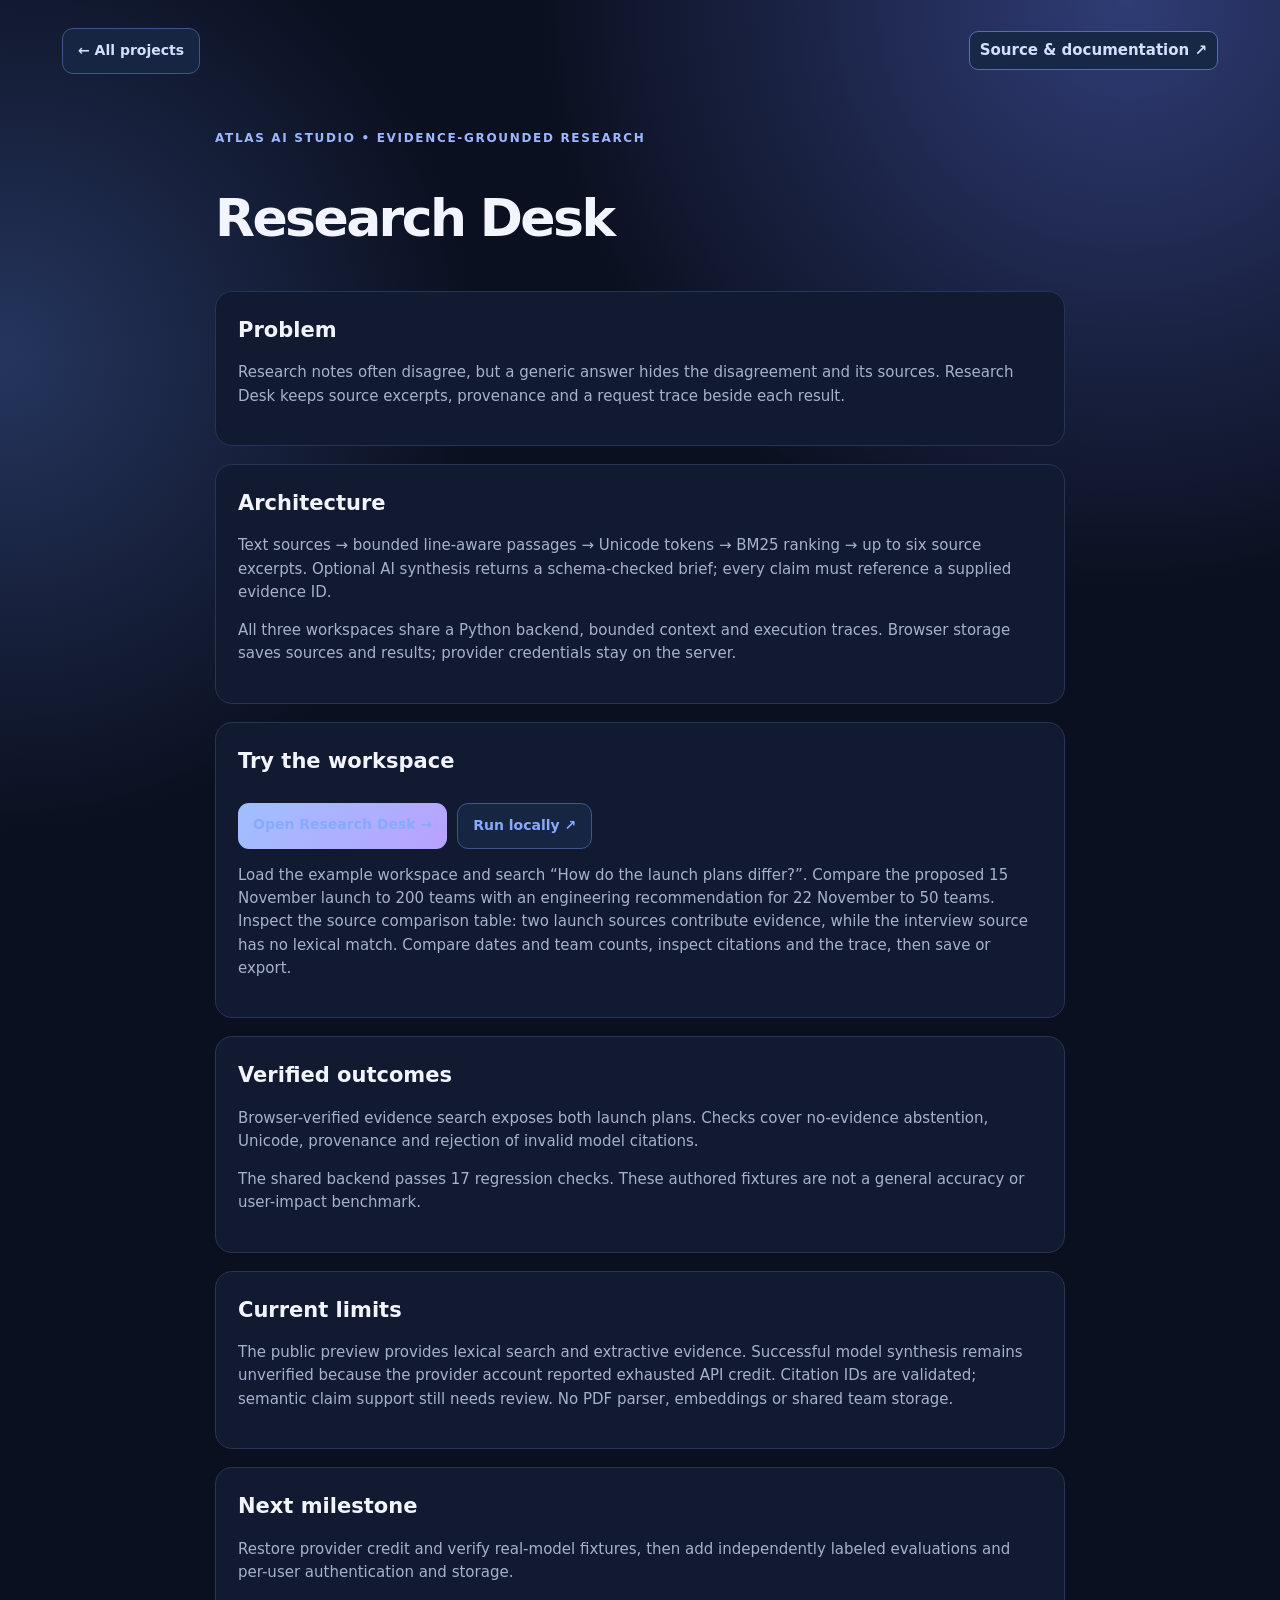
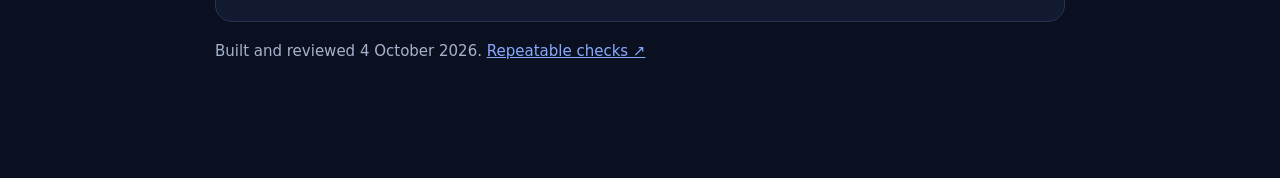
<file: case-studies/research-desk.html>
<!doctype html>
<html lang="en"><head><meta charset="utf-8"><meta name="viewport" content="width=device-width,initial-scale=1"><meta name="theme-color" content="#0b1020"><title>Research Desk — Atlas AI Studio — Case study</title><style>
:root{--bg:#0b1020;--panel:#121a31;--line:#263554;--ink:#f2f5ff;--muted:#a6b2cc;--blue:#87aaff;--purple:#c09cff;--mint:#7de2c3;--amber:#ffc96b}*{box-sizing:border-box}html{scroll-behavior:smooth}body{margin:0;color:var(--ink);background:radial-gradient(circle at 88% 0,#2f3c75,transparent 28%),radial-gradient(circle at 0 20%,#25355e,transparent 25%),var(--bg);font:15px/1.55 Inter,ui-sans-serif,system-ui,sans-serif}.wrap{max-width:1200px;margin:auto;padding:28px 22px 60px}nav{display:flex;align-items:center;justify-content:space-between;gap:16px}.brand{font-size:17px;font-weight:850;letter-spacing:-.04em;display:flex;align-items:center;gap:10px}.mark{display:grid;place-items:center;width:34px;height:34px;border-radius:11px;background:linear-gradient(135deg,var(--blue),var(--purple));color:#10152a}.navlinks{display:flex;gap:15px;align-items:center}.navlinks a{color:#c3ceea;text-decoration:none;font-size:13px}.github{border:1px solid #526fa8;background:#172847;padding:7px 10px;border-radius:9px;font-weight:750}.hero{padding:91px 0 68px;display:grid;grid-template-columns:1.2fr .8fr;gap:31px;align-items:center}.kicker{color:#9db7ff;font-size:12px;font-weight:850;letter-spacing:.14em;text-transform:uppercase}.hero h1{font-size:clamp(48px,7vw,83px);line-height:.9;letter-spacing:-.085em;margin:14px 0 20px}.hero h1 span{color:#94b4ff}.hero p{color:var(--muted);font-size:18px;max-width:660px;margin:0}.actions{display:flex;gap:10px;flex-wrap:wrap;margin-top:26px}.primary,.secondary{font-size:14px;font-weight:850;text-decoration:none;border-radius:11px;padding:11px 15px}.primary{color:#0d1730;background:linear-gradient(135deg,#a0c0ff,#b9a1ff)}.secondary{border:1px solid #3c578d;color:#d4dfff;background:#162542}.profilecard{border:1px solid var(--line);border-radius:22px;padding:24px;background:linear-gradient(160deg,#18284a,#10182d);box-shadow:0 20px 50px #03071135}.avatar{width:58px;height:58px;border-radius:18px;background:linear-gradient(145deg,#6fe4d0,#84a9ff);display:grid;place-items:center;color:#0f1b30;font-size:22px;font-weight:900}.profilecard h2{font-size:20px;margin:18px 0 4px;letter-spacing:-.04em}.profilecard p{color:var(--muted);margin:0;font-size:13px}.mini{display:grid;grid-template-columns:repeat(3,1fr);gap:8px;margin-top:21px}.mini div{background:#11203b;border:1px solid #2e4b7b;border-radius:11px;padding:10px}.mini b{display:block;font-size:17px}.mini span{font-size:11px;color:#a7b7d4}.sectiontop{display:flex;justify-content:space-between;gap:18px;align-items:end;margin:0 0 18px}.sectiontop h2{font-size:30px;letter-spacing:-.055em;margin:0}.sectiontop p{color:var(--muted);font-size:13px;margin:0;max-width:470px}.filters{display:flex;gap:7px;flex-wrap:wrap;margin-bottom:17px}.filter{border:1px solid #334c7c;color:#becef1;background:#13213a;border-radius:99px;padding:6px 10px;font-size:12px;font-weight:800}.filter.active{background:#a7c2ff;color:#0c1730;border-color:#a7c2ff}.projects{display:grid;grid-template-columns:repeat(3,1fr);gap:13px}.project{display:flex;flex-direction:column;min-height:231px;border:1px solid var(--line);background:linear-gradient(160deg,#121d35,#0e162a);border-radius:17px;padding:18px;transition:.2s}.project:hover{transform:translateY(-4px);border-color:#6285cc}.project.hide{display:none}.glyph{display:grid;place-items:center;width:38px;height:38px;border-radius:12px;background:var(--accent);color:#102039;font-weight:900}.type{margin-top:19px;font-size:11px;font-weight:850;letter-spacing:.11em;color:#aebde0}.project h3{margin:6px 0 8px;font-size:18px;letter-spacing:-.04em}.project p{color:var(--muted);font-size:13px;margin:0}.project a{color:#b8ceff;text-decoration:none;font-weight:800;font-size:13px;margin-top:auto;padding-top:18px}.skills{display:grid;grid-template-columns:.8fr 1.2fr;gap:17px;margin-top:60px}.skills .panel{border:1px solid var(--line);border-radius:18px;background:#10192e;padding:22px}.panel h2{margin:0 0 8px;font-size:20px;letter-spacing:-.04em}.panel p{margin:0;color:var(--muted);font-size:13px}.chipset{display:flex;flex-wrap:wrap;gap:8px;margin-top:17px}.chip{border:1px solid #34527f;border-radius:99px;background:#142442;color:#c7d7f8;padding:6px 9px;font-size:12px;font-weight:750}.note{margin-top:17px;padding-left:12px;border-left:3px solid var(--amber);color:#d9caae;font-size:13px}.foot{margin-top:42px;padding-top:19px;border-top:1px solid #263554;display:flex;justify-content:space-between;gap:16px;color:#74819c;font-size:12px}@media(max-width:850px){.wrap{padding:22px 15px 43px}.hero,.skills{grid-template-columns:1fr}.hero{padding:61px 0 48px}.projects{grid-template-columns:1fr 1fr}.profilecard{max-width:530px}.sectiontop{display:block}.sectiontop p{margin-top:7px}}@media(max-width:520px){.navlinks a:not(.github){display:none}.projects{grid-template-columns:1fr}.mini{grid-template-columns:repeat(3,1fr)}.foot{display:block}.foot span{display:block;margin-top:5px}}

nav .github{color:#d4dfff;text-decoration:none}nav{flex-wrap:wrap}.case{max-width:850px;margin:55px auto}.case h1{font-size:clamp(32px,6vw,52px);line-height:1.1;letter-spacing:-.05em}.case section{border:1px solid var(--line);background:var(--panel);border-radius:17px;padding:22px;margin:18px 0}.case h2{margin:0 0 10px;font-size:21px}.case p,.case li{color:var(--muted)}.case li+li{margin-top:10px}.case a{color:var(--blue)}.case code{overflow-wrap:anywhere}a:focus-visible,button:focus-visible{outline:3px solid var(--mint);outline-offset:4px}</style><link rel="icon" type="image/svg+xml" href="data:image/svg+xml,%3Csvg%20xmlns%3D%22http%3A%2F%2Fwww.w3.org%2F2000%2Fsvg%22%20viewBox%3D%220%200%2032%2032%22%3E%3Crect%20width%3D%2232%22%20height%3D%2232%22%20rx%3D%228%22%20fill%3D%22%2387aaff%22%2F%3E%3Ctext%20x%3D%2216%22%20y%3D%2221%22%20text-anchor%3D%22middle%22%20font-family%3D%22sans-serif%22%20font-size%3D%2214%22%20font-weight%3D%22bold%22%20fill%3D%22%230b1020%22%3ECR%3C%2Ftext%3E%3C%2Fsvg%3E"></head>
<body><main class="wrap"><nav aria-label="Case study navigation"><a class="secondary" href="../index.html#work">← All projects</a><a class="github" href="https://github.com/rohitnani-1902/developer-portfolio/tree/main/atlas-ai" target="_blank" rel="noreferrer">Source & documentation ↗</a></nav><article class="case"><div class="kicker">Atlas AI Studio • Evidence-grounded research</div><h1>Research Desk</h1><section><h2>Problem</h2><p>Research notes often disagree, but a generic answer hides the disagreement and its sources. Research Desk keeps source excerpts, provenance and a request trace beside each result.</p></section><section><h2>Architecture</h2><p>Text sources → bounded line-aware passages → Unicode tokens → BM25 ranking → up to six source excerpts. Optional AI synthesis returns a schema-checked brief; every claim must reference a supplied evidence ID.</p><p>All three workspaces share a Python backend, bounded context and execution traces. Browser storage saves sources and results; provider credentials stay on the server.</p></section><section><h2>Try the workspace</h2><div class="actions"><a class="primary" href="../projects/atlas-ai/#research">Open Research Desk →</a><a class="secondary" href="https://github.com/rohitnani-1902/developer-portfolio/blob/main/atlas-ai/README.md">Run locally ↗</a></div><p>Load the example workspace and search “How do the launch plans differ?”. Compare the proposed 15 November launch to 200 teams with an engineering recommendation for 22 November to 50 teams. Inspect the source comparison table: two launch sources contribute evidence, while the interview source has no lexical match. Compare dates and team counts, inspect citations and the trace, then save or export.</p></section><section><h2>Verified outcomes</h2><p>Browser-verified evidence search exposes both launch plans. Checks cover no-evidence abstention, Unicode, provenance and rejection of invalid model citations.</p><p>The shared backend passes 17 regression checks. These authored fixtures are not a general accuracy or user-impact benchmark.</p></section><section><h2>Current limits</h2><p>The public preview provides lexical search and extractive evidence. Successful model synthesis remains unverified because the provider account reported exhausted API credit. Citation IDs are validated; semantic claim support still needs review. No PDF parser, embeddings or shared team storage.</p></section><section><h2>Next milestone</h2><p>Restore provider credit and verify real-model fixtures, then add independently labeled evaluations and per-user authentication and storage.</p></section><p>Built and reviewed 4 October 2026. <a href="https://github.com/rohitnani-1902/developer-portfolio/tree/main/atlas-ai/tests">Repeatable checks ↗</a></p></article></main></body></html>
</file>
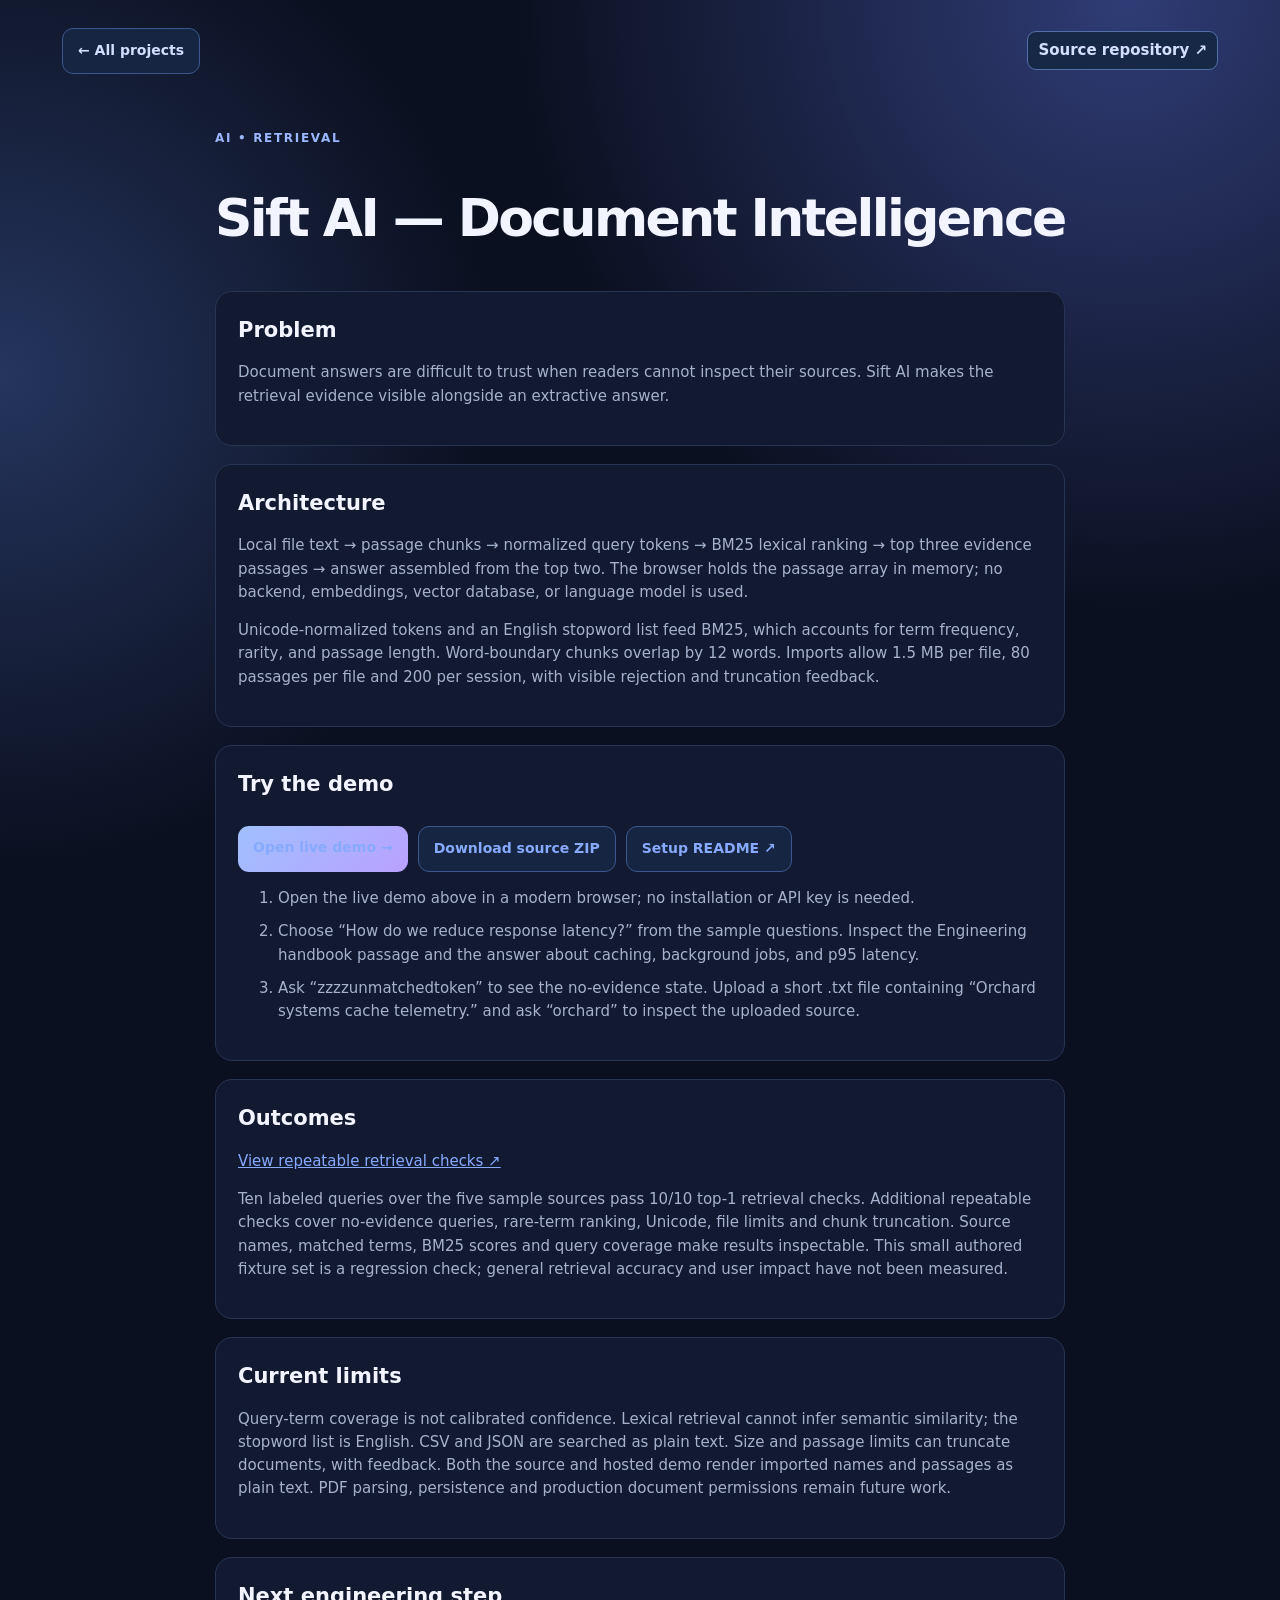
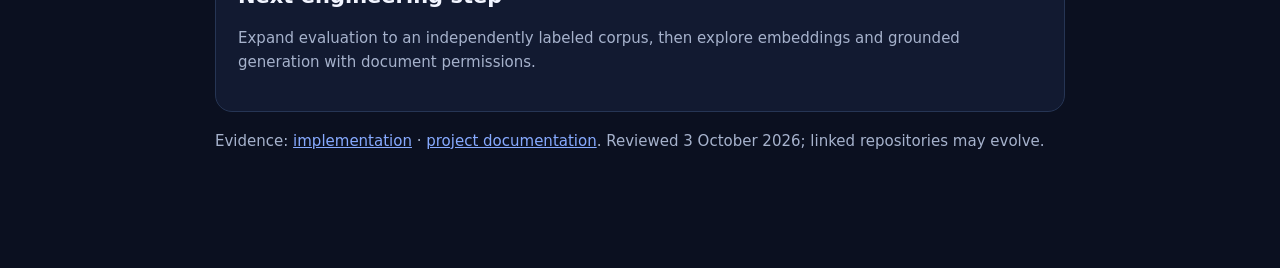
<file: case-studies/sift-ai.html>
<!doctype html>
<html lang="en"><head><meta charset="utf-8"><meta name="viewport" content="width=device-width,initial-scale=1"><meta name="theme-color" content="#0b1020"><title>Sift AI — Document Intelligence — Case study</title><style>
:root{--bg:#0b1020;--panel:#121a31;--line:#263554;--ink:#f2f5ff;--muted:#a6b2cc;--blue:#87aaff;--purple:#c09cff;--mint:#7de2c3;--amber:#ffc96b}*{box-sizing:border-box}html{scroll-behavior:smooth}body{margin:0;color:var(--ink);background:radial-gradient(circle at 88% 0,#2f3c75,transparent 28%),radial-gradient(circle at 0 20%,#25355e,transparent 25%),var(--bg);font:15px/1.55 Inter,ui-sans-serif,system-ui,sans-serif}.wrap{max-width:1200px;margin:auto;padding:28px 22px 60px}nav{display:flex;align-items:center;justify-content:space-between;gap:16px}.brand{font-size:17px;font-weight:850;letter-spacing:-.04em;display:flex;align-items:center;gap:10px}.mark{display:grid;place-items:center;width:34px;height:34px;border-radius:11px;background:linear-gradient(135deg,var(--blue),var(--purple));color:#10152a}.navlinks{display:flex;gap:15px;align-items:center}.navlinks a{color:#c3ceea;text-decoration:none;font-size:13px}.github{border:1px solid #526fa8;background:#172847;padding:7px 10px;border-radius:9px;font-weight:750}.hero{padding:91px 0 68px;display:grid;grid-template-columns:1.2fr .8fr;gap:31px;align-items:center}.kicker{color:#9db7ff;font-size:12px;font-weight:850;letter-spacing:.14em;text-transform:uppercase}.hero h1{font-size:clamp(48px,7vw,83px);line-height:.9;letter-spacing:-.085em;margin:14px 0 20px}.hero h1 span{color:#94b4ff}.hero p{color:var(--muted);font-size:18px;max-width:660px;margin:0}.actions{display:flex;gap:10px;flex-wrap:wrap;margin-top:26px}.primary,.secondary{font-size:14px;font-weight:850;text-decoration:none;border-radius:11px;padding:11px 15px}.primary{color:#0d1730;background:linear-gradient(135deg,#a0c0ff,#b9a1ff)}.secondary{border:1px solid #3c578d;color:#d4dfff;background:#162542}.profilecard{border:1px solid var(--line);border-radius:22px;padding:24px;background:linear-gradient(160deg,#18284a,#10182d);box-shadow:0 20px 50px #03071135}.avatar{width:58px;height:58px;border-radius:18px;background:linear-gradient(145deg,#6fe4d0,#84a9ff);display:grid;place-items:center;color:#0f1b30;font-size:22px;font-weight:900}.profilecard h2{font-size:20px;margin:18px 0 4px;letter-spacing:-.04em}.profilecard p{color:var(--muted);margin:0;font-size:13px}.mini{display:grid;grid-template-columns:repeat(3,1fr);gap:8px;margin-top:21px}.mini div{background:#11203b;border:1px solid #2e4b7b;border-radius:11px;padding:10px}.mini b{display:block;font-size:17px}.mini span{font-size:11px;color:#a7b7d4}.sectiontop{display:flex;justify-content:space-between;gap:18px;align-items:end;margin:0 0 18px}.sectiontop h2{font-size:30px;letter-spacing:-.055em;margin:0}.sectiontop p{color:var(--muted);font-size:13px;margin:0;max-width:470px}.filters{display:flex;gap:7px;flex-wrap:wrap;margin-bottom:17px}.filter{border:1px solid #334c7c;color:#becef1;background:#13213a;border-radius:99px;padding:6px 10px;font-size:12px;font-weight:800}.filter.active{background:#a7c2ff;color:#0c1730;border-color:#a7c2ff}.projects{display:grid;grid-template-columns:repeat(3,1fr);gap:13px}.project{display:flex;flex-direction:column;min-height:231px;border:1px solid var(--line);background:linear-gradient(160deg,#121d35,#0e162a);border-radius:17px;padding:18px;transition:.2s}.project:hover{transform:translateY(-4px);border-color:#6285cc}.project.hide{display:none}.glyph{display:grid;place-items:center;width:38px;height:38px;border-radius:12px;background:var(--accent);color:#102039;font-weight:900}.type{margin-top:19px;font-size:11px;font-weight:850;letter-spacing:.11em;color:#aebde0}.project h3{margin:6px 0 8px;font-size:18px;letter-spacing:-.04em}.project p{color:var(--muted);font-size:13px;margin:0}.project a{color:#b8ceff;text-decoration:none;font-weight:800;font-size:13px;margin-top:auto;padding-top:18px}.skills{display:grid;grid-template-columns:.8fr 1.2fr;gap:17px;margin-top:60px}.skills .panel{border:1px solid var(--line);border-radius:18px;background:#10192e;padding:22px}.panel h2{margin:0 0 8px;font-size:20px;letter-spacing:-.04em}.panel p{margin:0;color:var(--muted);font-size:13px}.chipset{display:flex;flex-wrap:wrap;gap:8px;margin-top:17px}.chip{border:1px solid #34527f;border-radius:99px;background:#142442;color:#c7d7f8;padding:6px 9px;font-size:12px;font-weight:750}.note{margin-top:17px;padding-left:12px;border-left:3px solid var(--amber);color:#d9caae;font-size:13px}.foot{margin-top:42px;padding-top:19px;border-top:1px solid #263554;display:flex;justify-content:space-between;gap:16px;color:#74819c;font-size:12px}@media(max-width:850px){.wrap{padding:22px 15px 43px}.hero,.skills{grid-template-columns:1fr}.hero{padding:61px 0 48px}.projects{grid-template-columns:1fr 1fr}.profilecard{max-width:530px}.sectiontop{display:block}.sectiontop p{margin-top:7px}}@media(max-width:520px){.navlinks a:not(.github){display:none}.projects{grid-template-columns:1fr}.mini{grid-template-columns:repeat(3,1fr)}.foot{display:block}.foot span{display:block;margin-top:5px}}

nav .github{color:#d4dfff;text-decoration:none}nav{flex-wrap:wrap}.case{max-width:850px;margin:55px auto}.case h1{font-size:clamp(32px,6vw,52px);line-height:1.1;letter-spacing:-.05em}.case section{border:1px solid var(--line);background:var(--panel);border-radius:17px;padding:22px;margin:18px 0}.case h2{margin:0 0 10px;font-size:21px}.case p,.case li{color:var(--muted)}.case li+li{margin-top:10px}.case a{color:var(--blue)}.case code{overflow-wrap:anywhere}a:focus-visible,button:focus-visible{outline:3px solid var(--mint);outline-offset:4px}</style><link rel="icon" type="image/svg+xml" href="data:image/svg+xml,%3Csvg%20xmlns%3D%22http%3A%2F%2Fwww.w3.org%2F2000%2Fsvg%22%20viewBox%3D%220%200%2032%2032%22%3E%3Crect%20width%3D%2232%22%20height%3D%2232%22%20rx%3D%228%22%20fill%3D%22%2387aaff%22%2F%3E%3Ctext%20x%3D%2216%22%20y%3D%2221%22%20text-anchor%3D%22middle%22%20font-family%3D%22sans-serif%22%20font-size%3D%2214%22%20font-weight%3D%22bold%22%20fill%3D%22%230b1020%22%3ECR%3C%2Ftext%3E%3C%2Fsvg%3E"></head>
<body><main class="wrap"><nav aria-label="Case study navigation"><a class="secondary" href="../index.html#work">← All projects</a><a class="github" href="https://github.com/rohitnani-1902/rag-document-intelligence" target="_blank" rel="noreferrer">Source repository ↗</a></nav>
<article class="case"><div class="kicker">AI • Retrieval</div><h1>Sift AI — Document Intelligence</h1>
<section><h2>Problem</h2><p>Document answers are difficult to trust when readers cannot inspect their sources. Sift AI makes the retrieval evidence visible alongside an extractive answer.</p></section>
<section><h2>Architecture</h2><p>Local file text → passage chunks → normalized query tokens → BM25 lexical ranking → top three evidence passages → answer assembled from the top two. The browser holds the passage array in memory; no backend, embeddings, vector database, or language model is used.</p><p>Unicode-normalized tokens and an English stopword list feed BM25, which accounts for term frequency, rarity, and passage length. Word-boundary chunks overlap by 12 words. Imports allow 1.5 MB per file, 80 passages per file and 200 per session, with visible rejection and truncation feedback.</p></section>
<section><h2>Try the demo</h2><div class="actions"><a class="primary" href="../demos/sift-ai.html">Open live demo →</a><a class="secondary" href="https://github.com/rohitnani-1902/rag-document-intelligence/archive/refs/heads/main.zip">Download source ZIP</a><a class="secondary" href="https://github.com/rohitnani-1902/rag-document-intelligence/blob/main/README.md" target="_blank" rel="noreferrer">Setup README ↗</a></div><ol><li>Open the live demo above in a modern browser; no installation or API key is needed.</li><li>Choose “How do we reduce response latency?” from the sample questions. Inspect the Engineering handbook passage and the answer about caching, background jobs, and p95 latency.</li><li>Ask “zzzzunmatchedtoken” to see the no-evidence state. Upload a short .txt file containing “Orchard systems cache telemetry.” and ask “orchard” to inspect the uploaded source.</li></ol></section>
<section><h2>Outcomes</h2><p><a href="https://github.com/rohitnani-1902/rag-document-intelligence/blob/main/tests/retrieval.test.cjs" target="_blank" rel="noreferrer">View repeatable retrieval checks ↗</a></p><p>Ten labeled queries over the five sample sources pass 10/10 top-1 retrieval checks. Additional repeatable checks cover no-evidence queries, rare-term ranking, Unicode, file limits and chunk truncation. Source names, matched terms, BM25 scores and query coverage make results inspectable. This small authored fixture set is a regression check; general retrieval accuracy and user impact have not been measured.</p></section>
<section><h2>Current limits</h2><p>Query-term coverage is not calibrated confidence. Lexical retrieval cannot infer semantic similarity; the stopword list is English. CSV and JSON are searched as plain text. Size and passage limits can truncate documents, with feedback. Both the source and hosted demo render imported names and passages as plain text. PDF parsing, persistence and production document permissions remain future work.</p></section>
<section><h2>Next engineering step</h2><p>Expand evaluation to an independently labeled corpus, then explore embeddings and grounded generation with document permissions.</p></section>
<p>Evidence: <a href="https://github.com/rohitnani-1902/rag-document-intelligence/blob/main/index.html" target="_blank" rel="noreferrer">implementation</a> · <a href="https://github.com/rohitnani-1902/rag-document-intelligence/blob/main/README.md" target="_blank" rel="noreferrer">project documentation</a>. Reviewed 3 October 2026; linked repositories may evolve.</p>
</article></main></body></html>
</file>
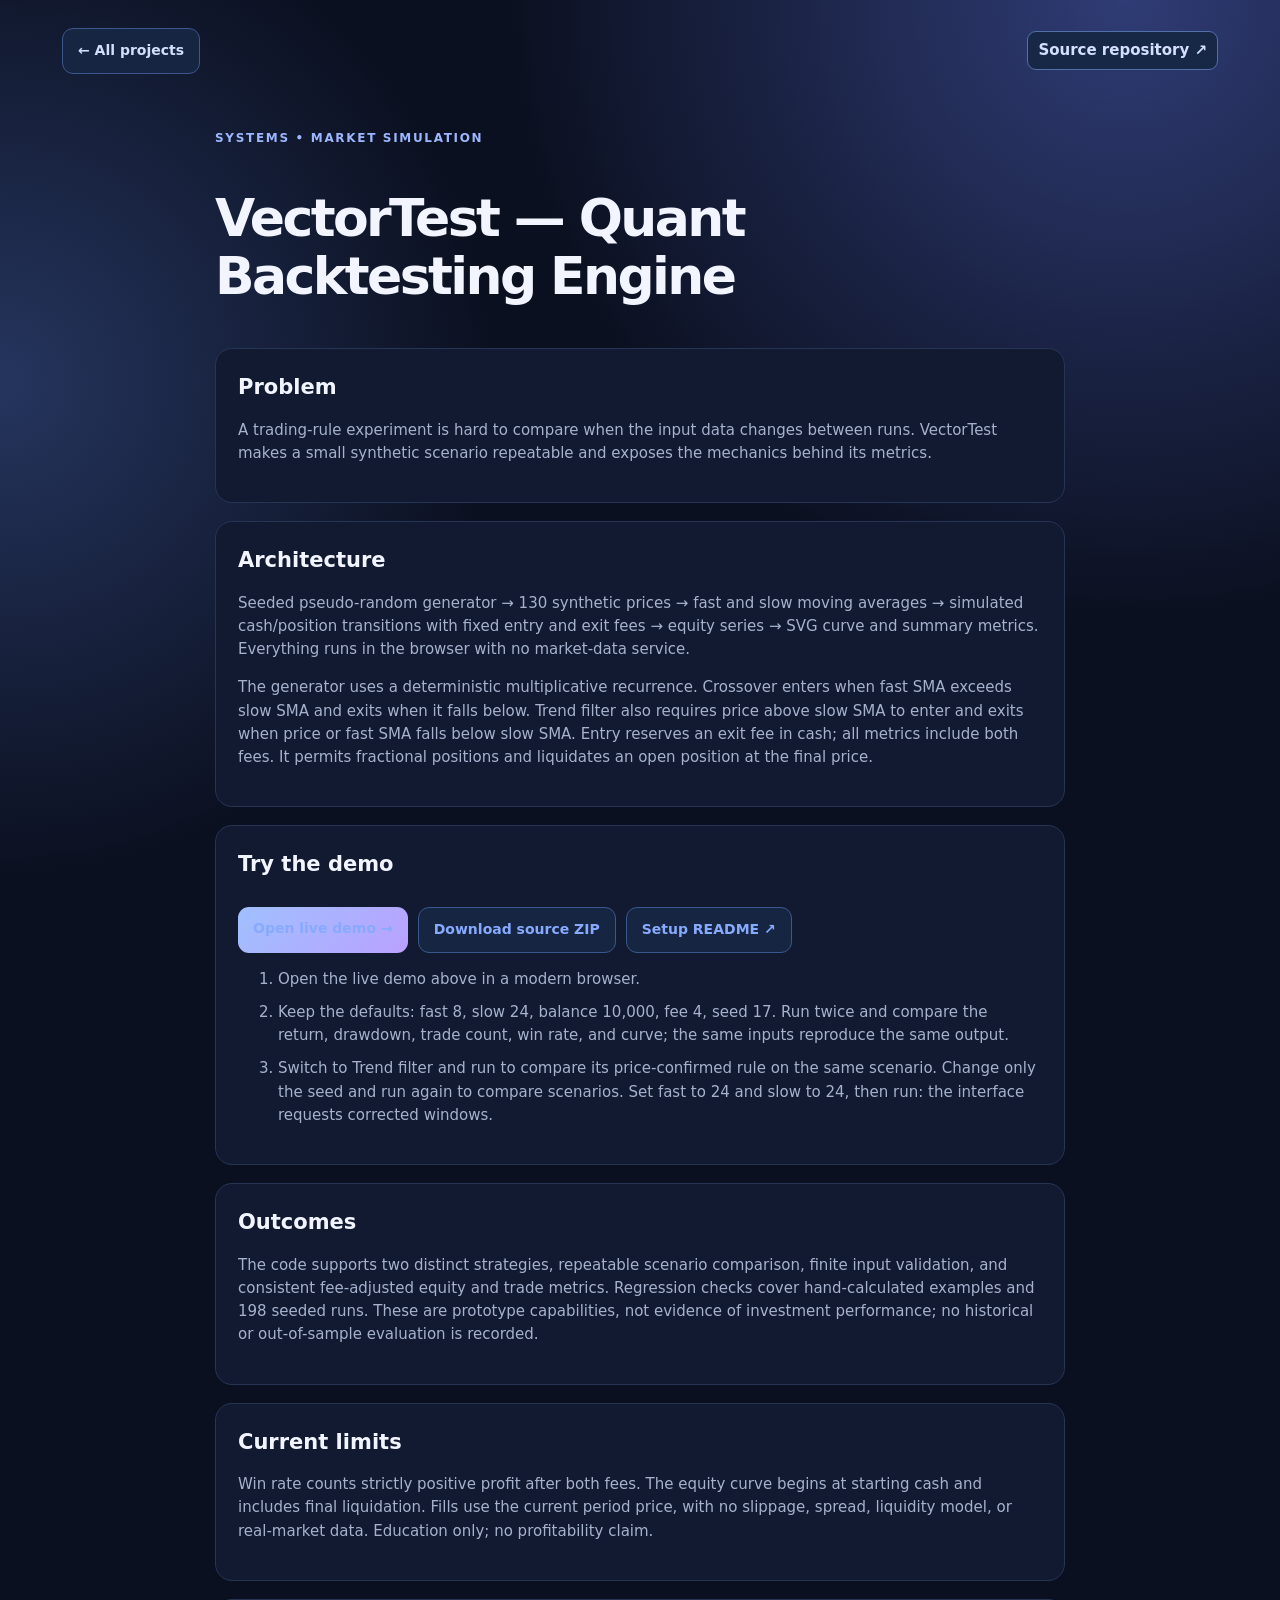
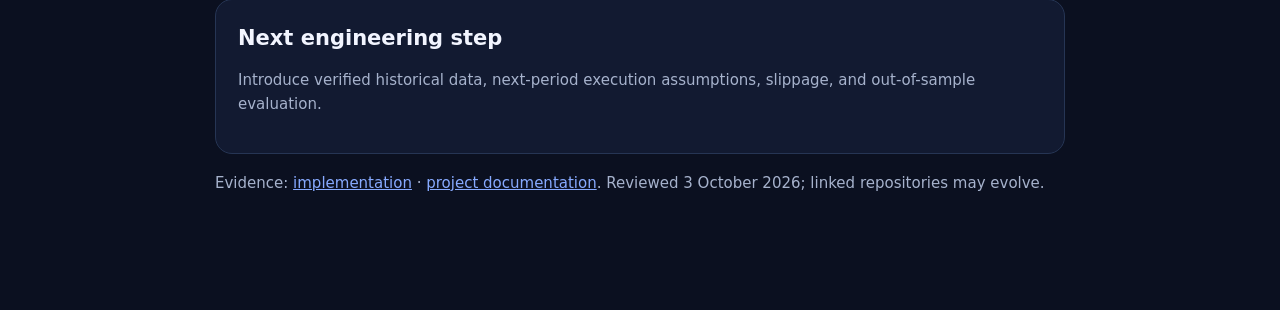
<file: case-studies/vectortest.html>
<!doctype html>
<html lang="en"><head><meta charset="utf-8"><meta name="viewport" content="width=device-width,initial-scale=1"><meta name="theme-color" content="#0b1020"><title>VectorTest — Quant Backtesting Engine — Case study</title><style>
:root{--bg:#0b1020;--panel:#121a31;--line:#263554;--ink:#f2f5ff;--muted:#a6b2cc;--blue:#87aaff;--purple:#c09cff;--mint:#7de2c3;--amber:#ffc96b}*{box-sizing:border-box}html{scroll-behavior:smooth}body{margin:0;color:var(--ink);background:radial-gradient(circle at 88% 0,#2f3c75,transparent 28%),radial-gradient(circle at 0 20%,#25355e,transparent 25%),var(--bg);font:15px/1.55 Inter,ui-sans-serif,system-ui,sans-serif}.wrap{max-width:1200px;margin:auto;padding:28px 22px 60px}nav{display:flex;align-items:center;justify-content:space-between;gap:16px}.brand{font-size:17px;font-weight:850;letter-spacing:-.04em;display:flex;align-items:center;gap:10px}.mark{display:grid;place-items:center;width:34px;height:34px;border-radius:11px;background:linear-gradient(135deg,var(--blue),var(--purple));color:#10152a}.navlinks{display:flex;gap:15px;align-items:center}.navlinks a{color:#c3ceea;text-decoration:none;font-size:13px}.github{border:1px solid #526fa8;background:#172847;padding:7px 10px;border-radius:9px;font-weight:750}.hero{padding:91px 0 68px;display:grid;grid-template-columns:1.2fr .8fr;gap:31px;align-items:center}.kicker{color:#9db7ff;font-size:12px;font-weight:850;letter-spacing:.14em;text-transform:uppercase}.hero h1{font-size:clamp(48px,7vw,83px);line-height:.9;letter-spacing:-.085em;margin:14px 0 20px}.hero h1 span{color:#94b4ff}.hero p{color:var(--muted);font-size:18px;max-width:660px;margin:0}.actions{display:flex;gap:10px;flex-wrap:wrap;margin-top:26px}.primary,.secondary{font-size:14px;font-weight:850;text-decoration:none;border-radius:11px;padding:11px 15px}.primary{color:#0d1730;background:linear-gradient(135deg,#a0c0ff,#b9a1ff)}.secondary{border:1px solid #3c578d;color:#d4dfff;background:#162542}.profilecard{border:1px solid var(--line);border-radius:22px;padding:24px;background:linear-gradient(160deg,#18284a,#10182d);box-shadow:0 20px 50px #03071135}.avatar{width:58px;height:58px;border-radius:18px;background:linear-gradient(145deg,#6fe4d0,#84a9ff);display:grid;place-items:center;color:#0f1b30;font-size:22px;font-weight:900}.profilecard h2{font-size:20px;margin:18px 0 4px;letter-spacing:-.04em}.profilecard p{color:var(--muted);margin:0;font-size:13px}.mini{display:grid;grid-template-columns:repeat(3,1fr);gap:8px;margin-top:21px}.mini div{background:#11203b;border:1px solid #2e4b7b;border-radius:11px;padding:10px}.mini b{display:block;font-size:17px}.mini span{font-size:11px;color:#a7b7d4}.sectiontop{display:flex;justify-content:space-between;gap:18px;align-items:end;margin:0 0 18px}.sectiontop h2{font-size:30px;letter-spacing:-.055em;margin:0}.sectiontop p{color:var(--muted);font-size:13px;margin:0;max-width:470px}.filters{display:flex;gap:7px;flex-wrap:wrap;margin-bottom:17px}.filter{border:1px solid #334c7c;color:#becef1;background:#13213a;border-radius:99px;padding:6px 10px;font-size:12px;font-weight:800}.filter.active{background:#a7c2ff;color:#0c1730;border-color:#a7c2ff}.projects{display:grid;grid-template-columns:repeat(3,1fr);gap:13px}.project{display:flex;flex-direction:column;min-height:231px;border:1px solid var(--line);background:linear-gradient(160deg,#121d35,#0e162a);border-radius:17px;padding:18px;transition:.2s}.project:hover{transform:translateY(-4px);border-color:#6285cc}.project.hide{display:none}.glyph{display:grid;place-items:center;width:38px;height:38px;border-radius:12px;background:var(--accent);color:#102039;font-weight:900}.type{margin-top:19px;font-size:11px;font-weight:850;letter-spacing:.11em;color:#aebde0}.project h3{margin:6px 0 8px;font-size:18px;letter-spacing:-.04em}.project p{color:var(--muted);font-size:13px;margin:0}.project a{color:#b8ceff;text-decoration:none;font-weight:800;font-size:13px;margin-top:auto;padding-top:18px}.skills{display:grid;grid-template-columns:.8fr 1.2fr;gap:17px;margin-top:60px}.skills .panel{border:1px solid var(--line);border-radius:18px;background:#10192e;padding:22px}.panel h2{margin:0 0 8px;font-size:20px;letter-spacing:-.04em}.panel p{margin:0;color:var(--muted);font-size:13px}.chipset{display:flex;flex-wrap:wrap;gap:8px;margin-top:17px}.chip{border:1px solid #34527f;border-radius:99px;background:#142442;color:#c7d7f8;padding:6px 9px;font-size:12px;font-weight:750}.note{margin-top:17px;padding-left:12px;border-left:3px solid var(--amber);color:#d9caae;font-size:13px}.foot{margin-top:42px;padding-top:19px;border-top:1px solid #263554;display:flex;justify-content:space-between;gap:16px;color:#74819c;font-size:12px}@media(max-width:850px){.wrap{padding:22px 15px 43px}.hero,.skills{grid-template-columns:1fr}.hero{padding:61px 0 48px}.projects{grid-template-columns:1fr 1fr}.profilecard{max-width:530px}.sectiontop{display:block}.sectiontop p{margin-top:7px}}@media(max-width:520px){.navlinks a:not(.github){display:none}.projects{grid-template-columns:1fr}.mini{grid-template-columns:repeat(3,1fr)}.foot{display:block}.foot span{display:block;margin-top:5px}}

nav .github{color:#d4dfff;text-decoration:none}nav{flex-wrap:wrap}.case{max-width:850px;margin:55px auto}.case h1{font-size:clamp(32px,6vw,52px);line-height:1.1;letter-spacing:-.05em}.case section{border:1px solid var(--line);background:var(--panel);border-radius:17px;padding:22px;margin:18px 0}.case h2{margin:0 0 10px;font-size:21px}.case p,.case li{color:var(--muted)}.case li+li{margin-top:10px}.case a{color:var(--blue)}.case code{overflow-wrap:anywhere}a:focus-visible,button:focus-visible{outline:3px solid var(--mint);outline-offset:4px}</style><link rel="icon" type="image/svg+xml" href="data:image/svg+xml,%3Csvg%20xmlns%3D%22http%3A%2F%2Fwww.w3.org%2F2000%2Fsvg%22%20viewBox%3D%220%200%2032%2032%22%3E%3Crect%20width%3D%2232%22%20height%3D%2232%22%20rx%3D%228%22%20fill%3D%22%2387aaff%22%2F%3E%3Ctext%20x%3D%2216%22%20y%3D%2221%22%20text-anchor%3D%22middle%22%20font-family%3D%22sans-serif%22%20font-size%3D%2214%22%20font-weight%3D%22bold%22%20fill%3D%22%230b1020%22%3ECR%3C%2Ftext%3E%3C%2Fsvg%3E"></head>
<body><main class="wrap"><nav aria-label="Case study navigation"><a class="secondary" href="../index.html#work">← All projects</a><a class="github" href="https://github.com/rohitnani-1902/quant-backtesting-engine" target="_blank" rel="noreferrer">Source repository ↗</a></nav>
<article class="case"><div class="kicker">Systems • Market simulation</div><h1>VectorTest — Quant Backtesting Engine</h1>
<section><h2>Problem</h2><p>A trading-rule experiment is hard to compare when the input data changes between runs. VectorTest makes a small synthetic scenario repeatable and exposes the mechanics behind its metrics.</p></section>
<section><h2>Architecture</h2><p>Seeded pseudo-random generator → 130 synthetic prices → fast and slow moving averages → simulated cash/position transitions with fixed entry and exit fees → equity series → SVG curve and summary metrics. Everything runs in the browser with no market-data service.</p><p>The generator uses a deterministic multiplicative recurrence. Crossover enters when fast SMA exceeds slow SMA and exits when it falls below. Trend filter also requires price above slow SMA to enter and exits when price or fast SMA falls below slow SMA. Entry reserves an exit fee in cash; all metrics include both fees. It permits fractional positions and liquidates an open position at the final price.</p></section>
<section><h2>Try the demo</h2><div class="actions"><a class="primary" href="../demos/vectortest.html">Open live demo →</a><a class="secondary" href="https://github.com/rohitnani-1902/quant-backtesting-engine/archive/refs/heads/main.zip">Download source ZIP</a><a class="secondary" href="https://github.com/rohitnani-1902/quant-backtesting-engine/blob/main/README.md" target="_blank" rel="noreferrer">Setup README ↗</a></div><ol><li>Open the live demo above in a modern browser.</li><li>Keep the defaults: fast 8, slow 24, balance 10,000, fee 4, seed 17. Run twice and compare the return, drawdown, trade count, win rate, and curve; the same inputs reproduce the same output.</li><li>Switch to Trend filter and run to compare its price-confirmed rule on the same scenario. Change only the seed and run again to compare scenarios. Set fast to 24 and slow to 24, then run: the interface requests corrected windows.</li></ol></section>
<section><h2>Outcomes</h2><p>The code supports two distinct strategies, repeatable scenario comparison, finite input validation, and consistent fee-adjusted equity and trade metrics. Regression checks cover hand-calculated examples and 198 seeded runs. These are prototype capabilities, not evidence of investment performance; no historical or out-of-sample evaluation is recorded.</p></section>
<section><h2>Current limits</h2><p>Win rate counts strictly positive profit after both fees. The equity curve begins at starting cash and includes final liquidation. Fills use the current period price, with no slippage, spread, liquidity model, or real-market data. Education only; no profitability claim.</p></section>
<section><h2>Next engineering step</h2><p>Introduce verified historical data, next-period execution assumptions, slippage, and out-of-sample evaluation.</p></section>
<p>Evidence: <a href="https://github.com/rohitnani-1902/quant-backtesting-engine/blob/main/index.html" target="_blank" rel="noreferrer">implementation</a> · <a href="https://github.com/rohitnani-1902/quant-backtesting-engine/blob/main/README.md" target="_blank" rel="noreferrer">project documentation</a>. Reviewed 3 October 2026; linked repositories may evolve.</p>
</article></main></body></html>
</file>
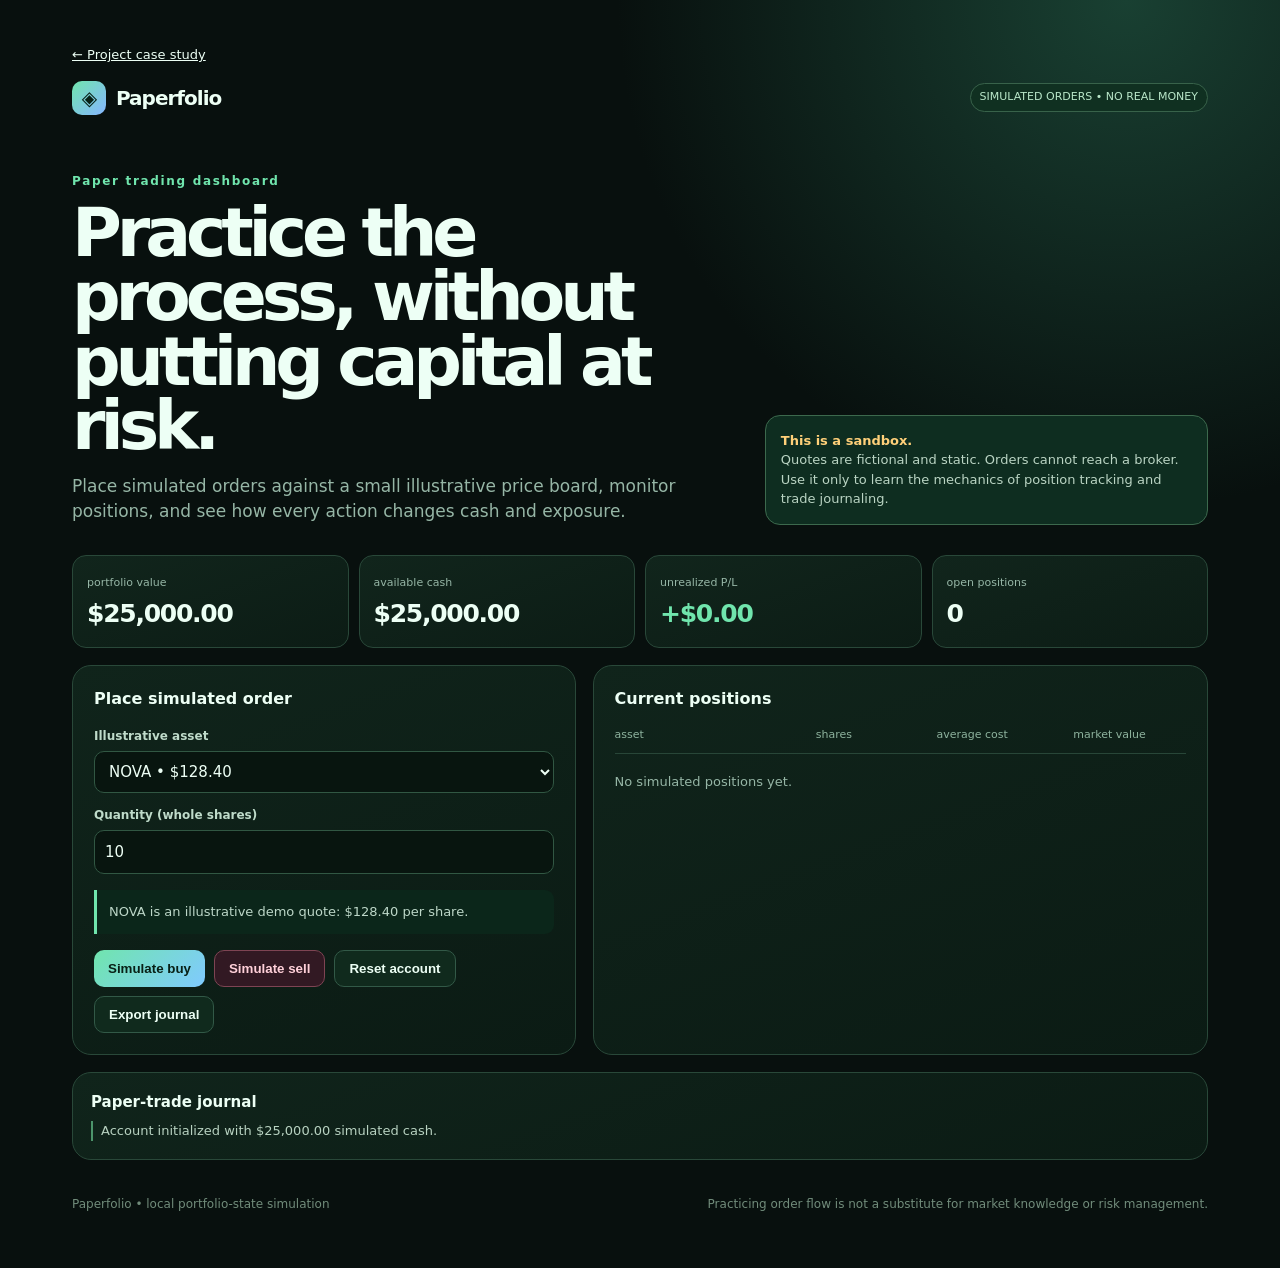
<file: demos/paperfolio.html>
<!doctype html><html lang="en"><head><meta charset="utf-8"><meta name="viewport" content="width=device-width,initial-scale=1"><title>Paperfolio — Paper Trading Dashboard</title><style>
:root{--bg:#08100e;--panel:#102019;--line:#294839;--ink:#edfff5;--muted:#96b6a6;--green:#70e5ad;--blue:#86b6ff;--red:#ff9cab;--gold:#ffd079}*{box-sizing:border-box}body{margin:0;background:radial-gradient(circle at 88% 0,#194032,transparent 30%),var(--bg);color:var(--ink);font:15px/1.5 Inter,system-ui,sans-serif}.wrap{max-width:1180px;margin:auto;padding:28px 22px 55px}nav{display:flex;align-items:center;justify-content:space-between;gap:14px}.brand{display:flex;align-items:center;gap:10px;font-size:20px;font-weight:850;letter-spacing:-.05em}.mark{width:34px;height:34px;display:grid;place-items:center;border-radius:10px;background:linear-gradient(135deg,var(--green),var(--blue));color:#082116}.pill{font-size:11px;color:#b9e7c9;border:1px solid #38624a;border-radius:99px;background:#103021;padding:5px 9px}.hero{padding:57px 0 30px;display:grid;grid-template-columns:1.2fr .8fr;gap:28px;align-items:end}.over{font-weight:850;letter-spacing:.14em;font-size:12px;color:var(--green)}h1{font-size:clamp(40px,6vw,68px);line-height:.95;letter-spacing:-.075em;margin:11px 0 15px;max-width:690px}.hero p{max-width:650px;color:var(--muted);font-size:17px;margin:0}.notice{border:1px solid #3c694d;border-radius:15px;background:#0e2d20;padding:15px;color:#bad4c3;font-size:13px}.notice b{color:var(--gold)}.summary{display:grid;grid-template-columns:repeat(4,1fr);gap:10px}.stat{border:1px solid var(--line);background:linear-gradient(160deg,#11251c,#0c1c15);border-radius:14px;padding:14px}.stat span{color:var(--muted);font-size:11px}.stat b{display:block;font-size:25px;letter-spacing:-.05em;margin-top:3px}.up{color:var(--green)}.down{color:var(--red)}.main{display:grid;grid-template-columns:.9fr 1.1fr;gap:17px;margin-top:17px}.panel{border:1px solid var(--line);border-radius:19px;background:linear-gradient(160deg,#10241b,#0b1b14)}.order{padding:21px}.order h2,.holdings h2{font-size:16px;margin:0 0 16px}.field{display:block;margin-bottom:13px}.field span{display:block;color:#bfdbca;font-size:12px;font-weight:750;margin-bottom:6px}select,input{width:100%;border:1px solid #315743;border-radius:10px;background:#08150f;color:var(--ink);font:inherit;padding:10px;outline:none}.quote{padding:12px;border-left:3px solid var(--green);background:#0b261a;border-radius:0 9px 9px 0;font-size:13px;color:#bdd7c8;margin:16px 0}.actions{display:flex;gap:9px;flex-wrap:wrap}.buy,.sell,.reset{border-radius:10px;padding:10px 14px;font-weight:850}.buy{border:0;background:linear-gradient(135deg,var(--green),#80caff);color:#082016}.sell{border:1px solid #7e4453;color:#ffd0d9;background:#321923}.reset{border:1px solid #325947;background:#102a1d;color:var(--ink)}.holdings{padding:21px}.row{display:grid;grid-template-columns:1.2fr .7fr .8fr .7fr;gap:8px;padding:10px 0;border-bottom:1px solid #284638;font-size:13px}.row.head{color:#8eb39e;font-size:11px;padding-top:0}.row b{font-size:14px}.empty{color:var(--muted);font-size:13px;padding:18px 0}.trades{margin-top:17px;padding:18px}.trades h2{font-size:15px;margin:0 0 8px}.log{font-size:13px;color:#b8d2c1;display:grid;gap:5px;max-height:120px;overflow:auto}.log span{border-left:2px solid #4c946b;padding-left:8px}.foot{display:flex;justify-content:space-between;gap:15px;margin-top:35px;color:#718c7b;font-size:12px}@media(max-width:800px){.wrap{padding:22px 15px 43px}.hero,.main{grid-template-columns:1fr}.hero{padding:43px 0 25px}.summary{grid-template-columns:1fr 1fr}.row{grid-template-columns:1.1fr .7fr .8fr .7fr}.foot{display:block}.foot span{display:block;margin-top:5px}}
</style><link rel="icon" type="image/svg+xml" href="data:image/svg+xml,%3Csvg%20xmlns%3D%22http%3A%2F%2Fwww.w3.org%2F2000%2Fsvg%22%20viewBox%3D%220%200%2032%2032%22%3E%3Crect%20width%3D%2232%22%20height%3D%2232%22%20rx%3D%228%22%20fill%3D%22%2387aaff%22%2F%3E%3Ctext%20x%3D%2216%22%20y%3D%2221%22%20text-anchor%3D%22middle%22%20font-family%3D%22sans-serif%22%20font-size%3D%2214%22%20font-weight%3D%22bold%22%20fill%3D%22%230b1020%22%3ECR%3C%2Ftext%3E%3C%2Fsvg%3E"></head><body><main class="wrap"><p><a href="../case-studies/paperfolio.html" style="color:var(--ink);font-size:13px">← Project case study</a></p><nav><div class="brand"><div class="mark">◈</div>Paperfolio</div><span class="pill">SIMULATED ORDERS • NO REAL MONEY</span></nav><section class="hero"><div><div class="over">Paper trading dashboard</div><h1>Practice the process, without putting capital at risk.</h1><p>Place simulated orders against a small illustrative price board, monitor positions, and see how every action changes cash and exposure.</p></div><aside class="notice"><b>This is a sandbox.</b><br>Quotes are fictional and static. Orders cannot reach a broker. Use it only to learn the mechanics of position tracking and trade journaling.</aside></section>
<section class="summary"><article class="stat"><span>portfolio value</span><b id="value">$25,000</b></article><article class="stat"><span>available cash</span><b id="cash">$25,000</b></article><article class="stat"><span>unrealized P/L</span><b id="pnl">$0</b></article><article class="stat"><span>open positions</span><b id="count">0</b></article></section>
<section class="main"><section class="panel order"><h2>Place simulated order</h2><label class="field"><span>Illustrative asset</span><select id="asset"><option value="NOVA">NOVA • $128.40</option><option value="GRID">GRID • $74.15</option><option value="AURM">AURM • $211.80</option><option value="BLUF">BLUF • $46.70</option></select></label><label class="field"><span>Quantity (whole shares)</span><input id="qty" type="number" min="1" step="1" value="10"></label><div class="quote" id="quote">NOVA is an illustrative demo quote: $128.40 per share.</div><div class="actions"><button class="buy" id="buy">Simulate buy</button><button class="sell" id="sell">Simulate sell</button><button class="reset" id="reset">Reset account</button><button class="reset" id="export">Export journal</button></div></section>
<section class="panel holdings"><h2>Current positions</h2><div class="row head"><span>asset</span><span>shares</span><span>average cost</span><span>market value</span></div><div id="positions"><div class="empty">No simulated positions yet.</div></div></section></section>
<section class="panel trades"><h2>Paper-trade journal</h2><div class="log" id="log" role="status" aria-live="polite"><span>Account initialized with $25,000.00 simulated cash.</span></div></section><footer class="foot"><span>Paperfolio • local portfolio-state simulation</span><span>Practicing order flow is not a substitute for market knowledge or risk management.</span></footer></main>
<script>
const quotes={NOVA:128.4,GRID:74.15,AURM:211.8,BLUF:46.7};let cash=25000,positions={},log=["Account initialized with $25,000.00 simulated cash."];const $=x=>document.getElementById(x);function money(x){return "$"+x.toLocaleString(undefined,{minimumFractionDigits:2,maximumFractionDigits:2})}function refresh(){let asset=$("asset").value,price=quotes[asset];$("quote").textContent=asset+" is an illustrative demo quote: "+money(price)+" per share.";let val=cash,pnl=0,count=0;Object.entries(positions).forEach(function(a){let p=a[1],mv=p.qty*quotes[a[0]];val+=mv;pnl+=(quotes[a[0]]-p.cost)*p.qty;count++});$("value").textContent=money(val);$("cash").textContent=money(cash);$("pnl").textContent=(pnl>=0?"+":"")+money(pnl);$("pnl").className=pnl>=0?"up":"down";$("count").textContent=count;let rows=Object.entries(positions).map(function(a){let p=a[1];return '<div class="row"><b>'+a[0]+'</b><span>'+p.qty+'</span><span>'+money(p.cost)+'</span><span>'+money(p.qty*quotes[a[0]])+'</span></div>'}).join("");$("positions").innerHTML=rows||'<div class="empty">No simulated positions yet.</div>';$("log").innerHTML=log.map(x=>"<span>"+x+"</span>").join("")}
function order(side){let a=$("asset").value,q=Number($("qty").value),price=quotes[a];if(!Number.isSafeInteger(q)||q<1){log.unshift("Order rejected: enter a finite whole-share quantity of at least 1.");refresh();return}if(side==="buy"){let total=q*Math.round(price*100)/100;if(total>cash){log.unshift("Buy rejected in simulation: insufficient cash for "+q+" "+a+" shares.");refresh();return}let old=positions[a]||{qty:0,cost:0};positions[a]={qty:old.qty+q,cost:(old.qty*old.cost+q*price)/(old.qty+q)};cash=Math.round((cash-total)*100)/100;log.unshift("SIM BUY • "+q+" "+a+" at "+money(price)+" using fictional quote.")}else{let old=positions[a];if(!old||old.qty<q){log.unshift("Sell rejected in simulation: you do not hold enough "+a+" shares.");refresh();return}old.qty-=q;cash=Math.round((cash+q*Math.round(price*100)/100)*100)/100;if(!old.qty)delete positions[a];log.unshift("SIM SELL • "+q+" "+a+" at "+money(price)+" using fictional quote.")}refresh()}
$("export").onclick=()=>{const blob=new Blob([log.slice().reverse().join("\n")+"\n"],{type:"text/plain;charset=utf-8"});const url=URL.createObjectURL(blob),a=document.createElement("a");a.href=url;a.download="paperfolio-journal.txt";a.click();setTimeout(()=>URL.revokeObjectURL(url),1000)};
$("asset").onchange=refresh;$("buy").onclick=()=>order("buy");$("sell").onclick=()=>order("sell");$("reset").onclick=()=>{cash=25000;positions={};log=["Account reset to $25,000.00 simulated cash."];refresh()};refresh();
</script></body></html>
</file>
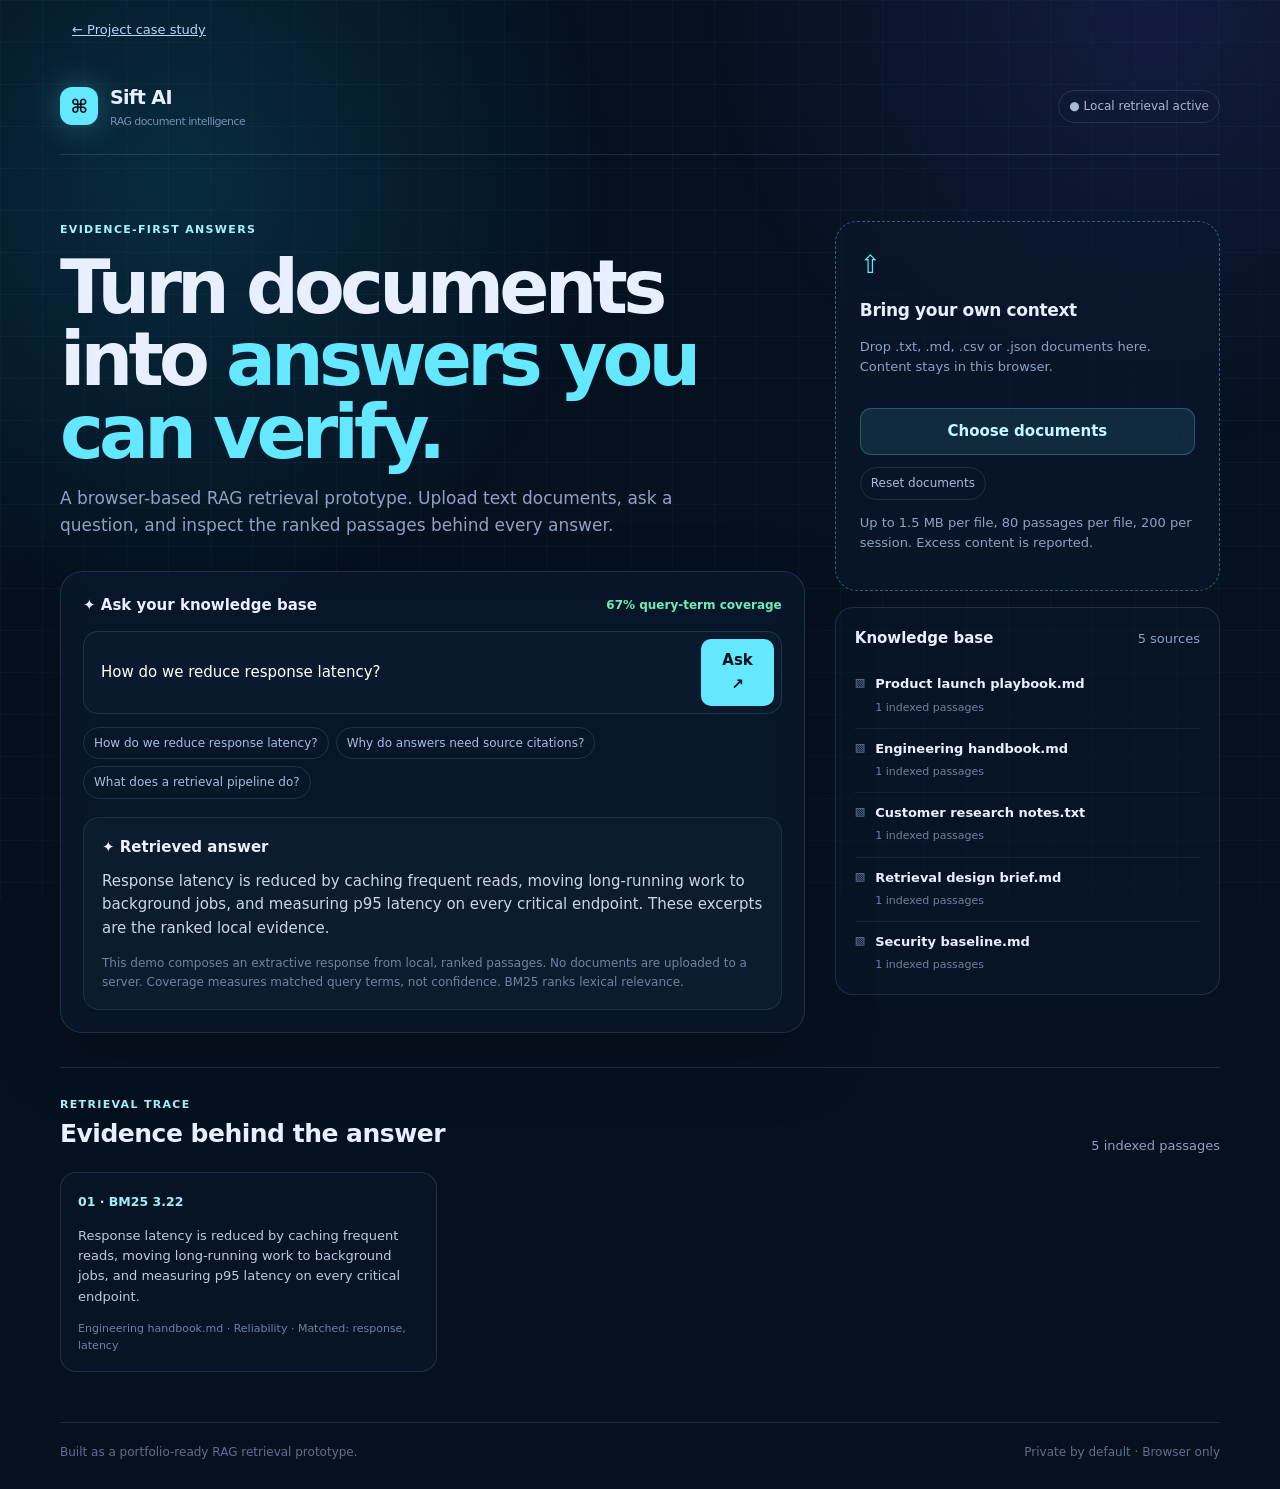
<file: demos/sift-ai.html>
<!doctype html>
<html lang="en">
<head>
  <meta charset="UTF-8" />
  <meta name="viewport" content="width=device-width, initial-scale=1.0" />
  <title>Sift AI — RAG Document Intelligence</title>
  <meta name="description" content="An evidence-first, browser-based RAG document retrieval prototype." />
  <style>
    :root { color-scheme: dark; --ink:#e8f0ff; --muted:#8fa2c3; --cyan:#63e8ff; --line:rgba(166,205,255,.15); --panel:rgba(10,24,45,.76); }
    * { box-sizing:border-box; }
    body { margin:0; min-height:100vh; color:var(--ink); font:15px/1.55 Inter, ui-sans-serif,system-ui,sans-serif; background:#061120; }
    body:before { content:""; position:fixed; inset:0; pointer-events:none; background:radial-gradient(circle at 14% 20%,rgba(20,207,255,.14),transparent 27rem),radial-gradient(circle at 90% 0%,rgba(93,96,255,.14),transparent 28rem),linear-gradient(rgba(103,232,249,.035) 1px,transparent 1px),linear-gradient(90deg,rgba(103,232,249,.035) 1px,transparent 1px); background-size:auto,auto,42px 42px,42px 42px; }
    .shell { position:relative; width:min(1160px,calc(100% - 32px)); margin:auto; }
    header { display:flex; align-items:center; justify-content:space-between; padding:24px 0; border-bottom:1px solid var(--line); }
    .brand { display:flex; gap:12px; align-items:center; font-weight:750; letter-spacing:-.03em; font-size:19px; }
    .mark { width:38px; height:38px; border-radius:12px; display:grid; place-items:center; color:#04101d; background:var(--cyan); box-shadow:0 0 32px rgba(99,232,255,.32); }
    .tag { color:#a7bad6; font-size:12px; border:1px solid var(--line); padding:6px 10px; border-radius:99px; }
    main { display:grid; grid-template-columns:minmax(0,1.45fr) minmax(280px,.75fr); gap:30px; padding:66px 0 34px; }
    .eyebrow { color:#a7f2ff; text-transform:uppercase; letter-spacing:.12em; font-size:11px; font-weight:700; }
    h1 { margin:13px 0 17px; max-width:720px; font-size:clamp(42px,6vw,74px); line-height:.98; letter-spacing:-.065em; }
    h1 em { color:var(--cyan); font-style:normal; }
    .lead { max-width:670px; color:var(--muted); font-size:17px; }
    .panel { margin-top:33px; padding:22px; border:1px solid var(--line); border-radius:22px; background:var(--panel); box-shadow:0 24px 70px rgba(0,0,0,.22); backdrop-filter:blur(14px); }
    .heading { display:flex; align-items:center; justify-content:space-between; gap:12px; margin-bottom:14px; }
    .heading strong { display:flex; gap:9px; align-items:center; }
    .query { display:flex; gap:8px; padding:7px; border:1px solid var(--line); border-radius:15px; background:#0a192d; }
    input { width:100%; min-width:0; color:white; outline:0; border:0; padding:10px; background:transparent; font:inherit; }
    button { font:inherit; cursor:pointer; border:0; }
    .ask { color:#03101d; background:var(--cyan); font-weight:800; border-radius:10px; padding:10px 15px; }
    .chips { display:flex; flex-wrap:wrap; gap:7px; margin-top:13px; }
    .chip { color:#a8bedf; background:transparent; border:1px solid var(--line); border-radius:99px; padding:6px 10px; font-size:12px; }
    .answer { margin-top:18px; border:1px solid rgba(99,232,255,.13); background:rgba(255,255,255,.025); padding:18px; border-radius:16px; }
    .answer p { margin:11px 0 0; color:#c9d7eb; }
    .status { color:#70edb6; font-size:12px; font-weight:700; }
    .note { margin-top:14px; color:#7083a2; font-size:12px; }
    aside { display:grid; align-content:start; gap:16px; }
    .drop { min-height:224px; padding:24px; border-radius:22px; border:1px dashed rgba(99,232,255,.38); background:rgba(10,24,45,.6); transition:.2s; }
    .drop.over { background:rgba(99,232,255,.1); border-color:var(--cyan); }
    .icon { color:var(--cyan); font-size:25px; }
    h2 { margin:13px 0 6px; font-size:17px; letter-spacing:-.02em; }
    .muted { color:var(--muted); font-size:13px; }
    .choose { width:100%; margin-top:18px; padding:11px; border-radius:11px; color:#c5f8ff; background:rgba(99,232,255,.1); border:1px solid rgba(99,232,255,.25); font-weight:700; }
    .kb { border:1px solid var(--line); background:rgba(10,24,45,.55); padding:19px; border-radius:18px; }
    .file { display:flex; gap:10px; align-items:flex-start; padding:10px 0; border-bottom:1px solid rgba(166,205,255,.08); }
    .file:last-child { border:0; padding-bottom:0; }
    .file b { display:block; overflow:hidden; text-overflow:ellipsis; white-space:nowrap; max-width:225px; font-size:13px; }
    .file span { color:#6f82a2; font-size:11px; }
    section { border-top:1px solid var(--line); padding:28px 0 50px; }
    .trace-title { display:flex; align-items:end; justify-content:space-between; margin-bottom:16px; }
    .trace-title h2 { font-size:25px; margin:2px 0; }
    .results { display:grid; grid-template-columns:repeat(3,1fr); gap:14px; }
    .result { min-height:185px; border:1px solid var(--line); border-radius:16px; background:rgba(10,24,45,.55); padding:17px; }
    .result small { color:#9ff0ff; font-weight:700; }
    .result p { color:#bccbe3; font-size:13px; }
    .result footer { color:#6e82a1; font-size:11px; }
    .empty { grid-column:1/-1; text-align:center; color:#7588a6; border:1px dashed var(--line); padding:34px; border-radius:16px; }
    .footer { display:flex; justify-content:space-between; border-top:1px solid var(--line); padding:20px 0 28px; color:#5d7090; font-size:12px; }
    @media (max-width:820px) { main{grid-template-columns:1fr;padding-top:46px}.results{grid-template-columns:1fr}.tag{display:none} }
  </style>
<link rel="icon" type="image/svg+xml" href="data:image/svg+xml,%3Csvg%20xmlns%3D%22http%3A%2F%2Fwww.w3.org%2F2000%2Fsvg%22%20viewBox%3D%220%200%2032%2032%22%3E%3Crect%20width%3D%2232%22%20height%3D%2232%22%20rx%3D%228%22%20fill%3D%22%2387aaff%22%2F%3E%3Ctext%20x%3D%2216%22%20y%3D%2221%22%20text-anchor%3D%22middle%22%20font-family%3D%22sans-serif%22%20font-size%3D%2214%22%20font-weight%3D%22bold%22%20fill%3D%22%230b1020%22%3ECR%3C%2Ftext%3E%3C%2Fsvg%3E"></head>
<body><p style="max-width:1180px;margin:18px auto;padding:0 22px"><a href="../case-studies/sift-ai.html" style="color:#c7d7f8;font-size:13px">← Project case study</a></p>
  
  <div class="shell">
    <header><div class="brand"><div class="mark">⌘</div><div>Sift AI <div style="font-size:11px;color:#7890b1;font-weight:500">RAG document intelligence</div></div></div><div class="tag">● Local retrieval active</div></header>
    <main>
      <div>
        <div class="eyebrow">Evidence-first answers</div>
        <h1>Turn documents into <em>answers you can verify.</em></h1>
        <p class="lead">A browser-based RAG retrieval prototype. Upload text documents, ask a question, and inspect the ranked passages behind every answer.</p>
        <div class="panel">
          <div class="heading"><strong>✦ Ask your knowledge base</strong><span id="status" class="status">Query-term coverage</span></div>
          <div class="query"><input id="query" value="How do we reduce response latency?" aria-label="Question" maxlength="2000" /><button class="ask" id="ask">Ask ↗</button></div>
          <div class="chips" id="chips"></div>
          <div class="answer"><strong>✦ Retrieved answer</strong><p id="answer"></p><div class="note">This demo composes an extractive response from local, ranked passages. No documents are uploaded to a server. Coverage measures matched query terms, not confidence. BM25 ranks lexical relevance.</div></div>
        </div>
      </div>
      <aside>
        <div class="drop" id="drop"><div class="icon">⇧</div><h2>Bring your own context</h2><p class="muted">Drop .txt, .md, .csv or .json documents here. Content stays in this browser.</p><input id="files" type="file" accept=".txt,.md,.csv,.json,text/plain,application/json" multiple hidden /><button class="choose" id="choose">Choose documents</button><button class="chip" id="reset" style="margin-top:12px">Reset documents</button><p class="muted" id="feedback" role="status" aria-live="polite">Up to 1.5 MB per file, 80 passages per file, 200 per session. Excess content is reported.</p></div>
        <div class="kb"><div class="heading"><strong>Knowledge base</strong><span class="muted" id="source-count"></span></div><div id="files-list"></div></div>
      </aside>
    </main>
    <section><div class="trace-title"><div><div class="eyebrow">Retrieval trace</div><h2>Evidence behind the answer</h2></div><div class="muted" id="chunk-count"></div></div><div class="results" id="results"></div></section>
    <div class="footer"><span>Built as a portfolio-ready RAG retrieval prototype.</span><span>Private by default · Browser only</span></div>
  </div>
  <script>
    const seed = [
      {source:'Product launch playbook.md',category:'Go-to-market',text:'Launch readiness requires a clear owner for every customer touchpoint. The team should validate messaging, support coverage, billing, and rollback plans before opening access.'},
      {source:'Engineering handbook.md',category:'Reliability',text:'Response latency is reduced by caching frequent reads, moving long-running work to background jobs, and measuring p95 latency on every critical endpoint.'},
      {source:'Customer research notes.txt',category:'Research',text:'Interviewed teams asked for source citations in every generated answer. They need to verify where a recommendation came from before acting on it.'},
      {source:'Retrieval design brief.md',category:'Architecture',text:'A retrieval pipeline splits documents into semantically useful chunks, ranks relevant evidence for a question, and passes the strongest context to a language model.'},
      {source:'Security baseline.md',category:'Security',text:'Customer documents should be isolated by tenant, encrypted at rest, and deleted according to the retention policy. Access logs must be available for audits.'}
    ];
const STOP=new Set('a an the and or to of in on for is are was were be by with do does how why what we they it this every should from before'.split(' '));
const tokenize=value=>(String(value).normalize('NFKC').toLowerCase().match(/[\p{L}\p{N}]+/gu)||[]).filter(t=>t.length>1&&!STOP.has(t));
function rank(query,passages){
 const terms=[...new Set(tokenize(query))];if(!terms.length||!passages.length)return [];
 const tokens=passages.map(p=>tokenize(p.text)),avg=tokens.reduce((n,t)=>n+t.length,0)/tokens.length||1;
 return passages.map((p,i)=>{
  const match=terms.filter(t=>tokens[i].includes(t));
  const score=match.reduce((sum,t)=>{
   const tf=tokens[i].filter(v=>v===t).length,df=tokens.filter(v=>v.includes(t)).length;
   return sum+Math.log(1+(tokens.length-df+.5)/(df+.5))*tf*2.2/(tf+1.2*(.25+.75*tokens[i].length/avg));
  },0);
  return {...p,score,match,coverage:match.length/terms.length,index:i};
 }).filter(p=>p.score>0).sort((a,b)=>b.score-a.score||a.index-b.index).slice(0,3);
}
function splitText(text,limit=80){
 const words=text.trim().split(/\s+/u);if(!text.trim())return {parts:[],truncated:false};
 const parts=[];let start=0;
 while(start<words.length&&parts.length<limit){
  let end=start,size=0;while(end<words.length&&(size<600||end===start)){size+=words[end].length+1;end++;}
  parts.push(words.slice(start,end).join(' '));
  if(end===words.length)return {parts,truncated:false};
  start=Math.max(start+1,end-12);
 }
 return {parts,truncated:start<words.length};
}
function validateFile(file){
 if(!/\.(txt|md|csv|json)$/i.test(file.name))return 'unsupported file type';
 if(file.size>1500000)return 'exceeds 1.5 MB';
 return '';
}
let chunks=seed.map((p,i)=>({...p,id:'sample-'+i})),sequence=0,importing=false;
const prompts=['How do we reduce response latency?','Why do answers need source citations?','What does a retrieval pipeline do?'];
const el=id=>document.getElementById(id);
function node(tag,text,className){const n=document.createElement(tag);n.textContent=text;if(className)n.className=className;return n;}
function render(){
 const found=rank(el('query').value.slice(0,2000),chunks),sources=[...new Set(chunks.map(p=>p.id))];
 el('answer').textContent=found.length?found.slice(0,2).map(p=>p.text).join(' ')+' These excerpts are the ranked local evidence.':'No relevant evidence was found. Try another question or add a document.';
 el('status').textContent=found.length?Math.round(found[0].coverage*100)+'% query-term coverage':'No match';
 el('source-count').textContent=sources.length+' sources';el('chunk-count').textContent=chunks.length+' indexed passages';
 el('files-list').replaceChildren(...sources.map(id=>{
  const p=chunks.find(c=>c.id===id),row=node('div','','file'),info=node('div','');
  info.append(node('b',p.source),node('span',chunks.filter(c=>c.id===id).length+' indexed passages'));row.append(node('span','▧'),info);return row;
 }));
 el('results').replaceChildren(...(found.length?found.map((p,i)=>{
  const card=node('article','','result');card.append(node('small',String(i+1).padStart(2,'0')+' · BM25 '+p.score.toFixed(2)),node('p',p.text),node('footer',p.source+' · '+p.category+' · Matched: '+p.match.join(', ')));return card;
 }):[node('div','No matching passages. Try a broader question or load a document.','empty')]));
}
for(const prompt of prompts){const b=node('button',prompt,'chip');b.onclick=()=>{el('query').value=prompt;render()};el('chips').append(b);}
el('ask').onclick=render;el('query').onkeydown=e=>{if(e.key==='Enter')render()};
el('choose').onclick=()=>el('files').click();el('files').onchange=e=>add(e.target.files);
const drop=el('drop');
['dragenter','dragover'].forEach(event=>drop.addEventListener(event,e=>{e.preventDefault();drop.classList.add('over')}));
['dragleave','drop'].forEach(event=>drop.addEventListener(event,e=>{e.preventDefault();drop.classList.remove('over')}));
drop.ondrop=e=>add(e.dataTransfer.files);
el('reset').onclick=()=>{if(importing)return;chunks=seed.map((p,i)=>({...p,id:'sample-'+i}));el('feedback').textContent='Sample knowledge base restored.';render()};
async function add(files){
 if(importing)return;importing=true;el('choose').disabled=true;el('reset').disabled=true;const messages=[];
 try{
  for(const file of Array.from(files).slice(0,10)){
   const error=validateFile(file);if(error){messages.push(file.name+': '+error+'.');continue;}
   if(chunks.length>=200){messages.push(file.name+': session limit of 200 passages reached.');continue;}
   try{
    const text=await file.text();
    if(!text.trim()||/[\u0000-\u0008\u000e-\u001f]/u.test(text)){messages.push(file.name+': empty or non-text content.');continue;}
    const result=splitText(text,Math.min(80,200-chunks.length)),id='upload-'+(++sequence);
    chunks.push(...result.parts.map(text=>({source:file.name,id,category:'Uploaded',text})));
    messages.push(file.name+': '+result.parts.length+' passages added'+(result.truncated?' (truncated at the passage limit).':'.'));
   }catch{messages.push(file.name+': could not read this file.');}
  }
  if(files.length>10)messages.push('Only the first 10 files were processed. Add remaining files separately.');
  el('feedback').textContent=messages.join(' ');render();
 }finally{importing=false;el('choose').disabled=false;el('reset').disabled=false;el('files').value='';}
}
render();
  </script>
</body>
</html>
</file>
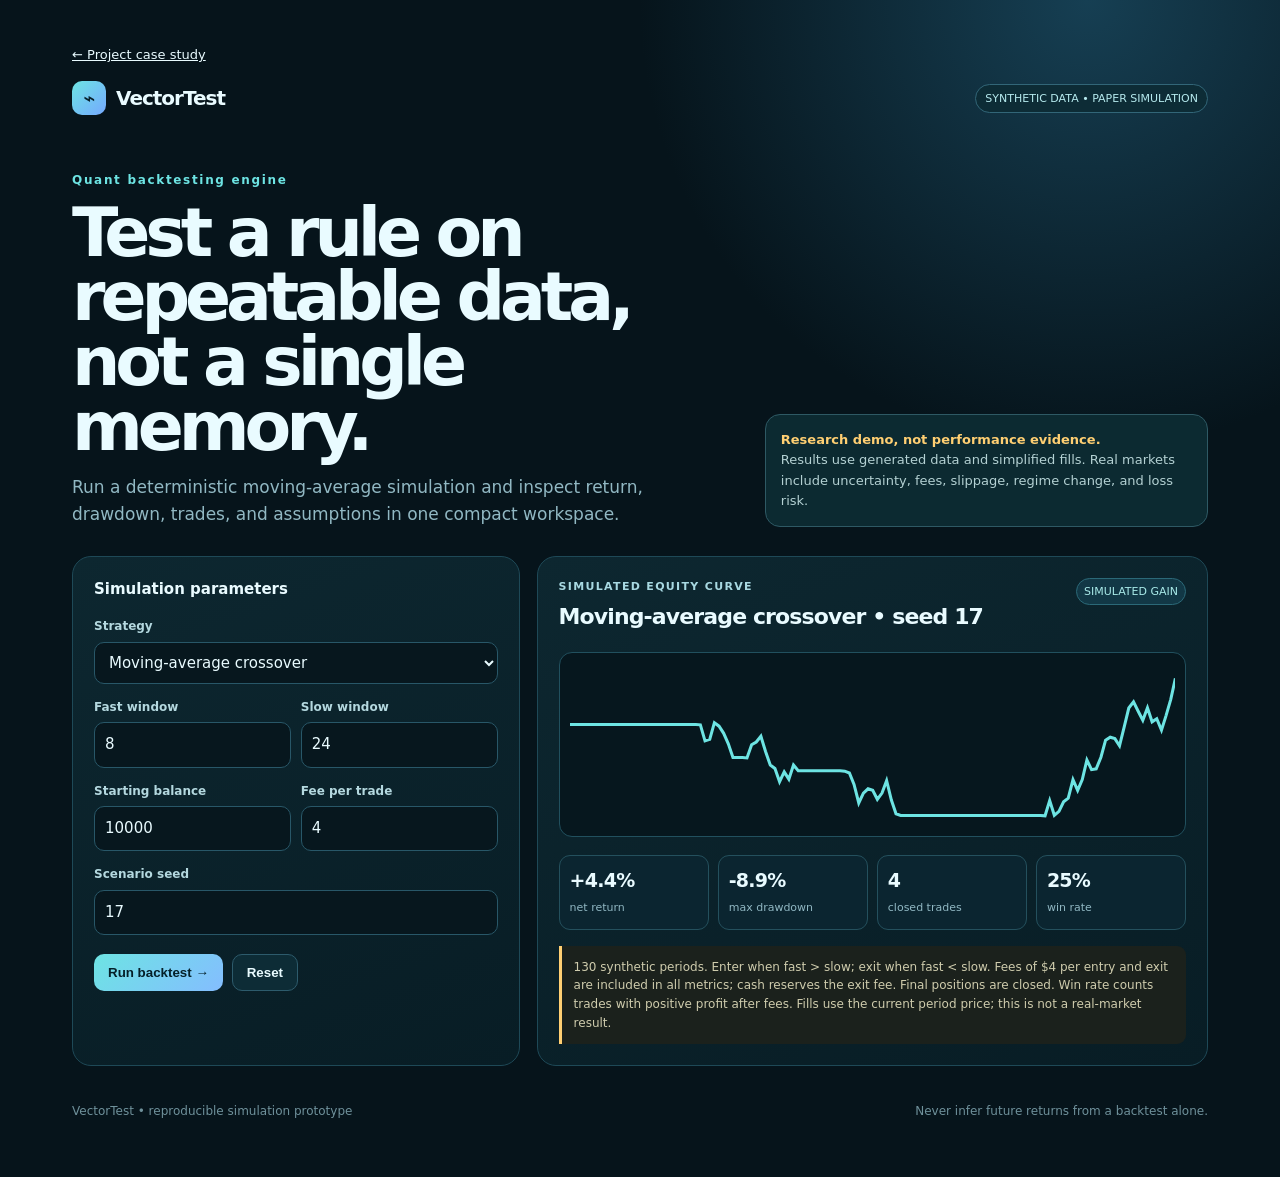
<file: demos/vectortest.html>
<!doctype html><html lang="en"><head><meta charset="utf-8"><meta name="viewport" content="width=device-width,initial-scale=1"><title>VectorTest — Quant Backtesting Engine</title><style>
:root{--bg:#06141b;--panel:#0b222b;--line:#1e4957;--ink:#e9fbff;--muted:#91b8c3;--aqua:#6de4e3;--blue:#75a9ff;--rose:#ff94ae;--gold:#ffcf72}*{box-sizing:border-box}body{margin:0;background:radial-gradient(circle at 85% 0,#163f53,transparent 28%),var(--bg);color:var(--ink);font:15px/1.55 Inter,system-ui,sans-serif}.wrap{max-width:1180px;margin:auto;padding:28px 22px 56px}nav{display:flex;align-items:center;justify-content:space-between;gap:14px}.brand{font-size:20px;font-weight:850;letter-spacing:-.05em;display:flex;align-items:center;gap:10px}.mark{display:grid;place-items:center;border-radius:10px;width:34px;height:34px;background:linear-gradient(135deg,var(--aqua),var(--blue));color:#08212b}.pill{font-size:11px;color:#b5e9ed;border:1px solid #326678;background:#0d2c36;padding:5px 9px;border-radius:99px}.hero{padding:56px 0 29px;display:grid;grid-template-columns:1.2fr .8fr;gap:28px;align-items:end}.over{font-weight:800;font-size:12px;letter-spacing:.14em;color:var(--aqua)}h1{font-size:clamp(40px,6vw,68px);line-height:.95;letter-spacing:-.075em;margin:11px 0 15px;max-width:680px}.hero p{color:var(--muted);font-size:17px;max-width:660px;margin:0}.notice{font-size:13px;border:1px solid #2e5964;border-radius:15px;background:#0c2a31;padding:15px;color:#b4d1d3}.notice b{color:var(--gold)}.app{display:grid;grid-template-columns:.8fr 1.2fr;gap:17px}.panel{border:1px solid var(--line);border-radius:19px;background:linear-gradient(160deg,#0d2730,#081d25)}.controls{padding:21px}.controls h2{font-size:15px;margin:0 0 16px}.field{display:block;margin-bottom:14px}.field span{font-size:12px;font-weight:750;color:#b4d8df;display:block;margin-bottom:6px}input,select{width:100%;border:1px solid #285768;background:#07171e;border-radius:10px;color:var(--ink);font:inherit;padding:10px;outline:none}.twocol{display:grid;grid-template-columns:1fr 1fr;gap:10px}.primary,.secondary{padding:10px 14px;border-radius:10px;font-weight:850}.primary{border:0;color:#052029;background:linear-gradient(135deg,var(--aqua),#84bdff)}.secondary{border:1px solid #2d5b6c;background:#0d2c36;color:var(--ink)}.buttons{display:flex;gap:9px;flex-wrap:wrap;margin-top:19px}.output{padding:21px}.top{display:flex;justify-content:space-between;gap:15px;align-items:start}.cap{font-size:11px;letter-spacing:.12em;color:#a8d9e2;font-weight:850}.top h2{font-size:22px;margin:5px 0 0;letter-spacing:-.04em}.tag{font-size:11px;background:#123846;border:1px solid #2b6978;color:#a8e9e8;border-radius:99px;padding:4px 7px}.chart{height:185px;border:1px solid #21505e;background:#06171e;border-radius:13px;margin:18px 0;overflow:hidden;padding:10px}.chart svg{width:100%;height:100%}.metrics{display:grid;grid-template-columns:repeat(4,1fr);gap:9px}.metric{border:1px solid #24505d;background:#0b2530;border-radius:11px;padding:10px}.metric b{font-size:19px;letter-spacing:-.04em;display:block}.metric span{font-size:11px;color:var(--muted)}.log{margin-top:16px;padding:12px;border-left:3px solid var(--gold);background:#1b211c;border-radius:0 9px 9px 0;font-size:12px;color:#cfccad}.footer{display:flex;justify-content:space-between;gap:15px;margin-top:36px;color:#6f919b;font-size:12px}@media(max-width:800px){.wrap{padding:22px 15px 43px}.hero,.app{grid-template-columns:1fr}.hero{padding:43px 0 26px}.twocol,.metrics{grid-template-columns:1fr 1fr}.footer{display:block}.footer span{display:block;margin-top:5px}}
</style><link rel="icon" type="image/svg+xml" href="data:image/svg+xml,%3Csvg%20xmlns%3D%22http%3A%2F%2Fwww.w3.org%2F2000%2Fsvg%22%20viewBox%3D%220%200%2032%2032%22%3E%3Crect%20width%3D%2232%22%20height%3D%2232%22%20rx%3D%228%22%20fill%3D%22%2387aaff%22%2F%3E%3Ctext%20x%3D%2216%22%20y%3D%2221%22%20text-anchor%3D%22middle%22%20font-family%3D%22sans-serif%22%20font-size%3D%2214%22%20font-weight%3D%22bold%22%20fill%3D%22%230b1020%22%3ECR%3C%2Ftext%3E%3C%2Fsvg%3E"></head><body><main class="wrap"><p><a href="../case-studies/vectortest.html" style="color:var(--ink);font-size:13px">← Project case study</a></p><nav><div class="brand"><div class="mark">⌁</div>VectorTest</div><span class="pill">SYNTHETIC DATA • PAPER SIMULATION</span></nav><section class="hero"><div><div class="over">Quant backtesting engine</div><h1>Test a rule on repeatable data, not a single memory.</h1><p>Run a deterministic moving-average simulation and inspect return, drawdown, trades, and assumptions in one compact workspace.</p></div><aside class="notice"><b>Research demo, not performance evidence.</b><br>Results use generated data and simplified fills. Real markets include uncertainty, fees, slippage, regime change, and loss risk.</aside></section>
<section class="app"><section class="panel controls"><h2>Simulation parameters</h2><label class="field"><span>Strategy</span><select id="strategy"><option>Moving-average crossover</option><option>Trend filter</option></select></label><div class="twocol"><label class="field"><span>Fast window</span><input id="fast" type="number" min="2" max="128" step="1" value="8"></label><label class="field"><span>Slow window</span><input id="slow" type="number" min="4" max="129" step="1" value="24"></label></div><div class="twocol"><label class="field"><span>Starting balance</span><input id="balance" type="number" min="100" value="10000"></label><label class="field"><span>Fee per trade</span><input id="fee" type="number" min="0" value="4"></label></div><label class="field"><span>Scenario seed</span><input id="seed" type="number" min="1" max="99" value="17"></label><div class="buttons"><button class="primary" id="run">Run backtest →</button><button class="secondary" id="reset">Reset</button></div></section>
<section class="panel output"><div class="top"><div><div class="cap">SIMULATED EQUITY CURVE</div><h2 id="label">Ready to simulate</h2></div><span class="tag" id="tag">DEMO</span></div><div class="chart"><svg id="svg" viewBox="0 0 600 160" preserveAspectRatio="none"><path id="path" d="M0 80 L600 80" fill="none" stroke="#315965" stroke-width="3"/></svg></div><div class="metrics"><div class="metric"><b id="return">—</b><span>net return</span></div><div class="metric"><b id="drawdown">—</b><span>max drawdown</span></div><div class="metric"><b id="trades">—</b><span>closed trades</span></div><div class="metric"><b id="win">—</b><span>win rate</span></div></div><div class="log" id="log" role="status" aria-live="polite">Set your parameters and run the synthetic simulation. A valid fast window must be smaller than the slow window.</div></section></section><footer class="footer"><span>VectorTest • reproducible simulation prototype</span><span>Never infer future returns from a backtest alone.</span></footer></main>
<script>
const $ = id => document.getElementById(id);
function rng(seed) {
  let state = seed * 99991;
  return () => { state = (state * 48271) % 2147483647; return state / 2147483647; };
}
function sma(prices, window, index) {
  if (index < window - 1) return null;
  let total = 0;
  for (let j = index - window + 1; j <= index; j++) total += prices[j];
  return total / window;
}
function validateParameters({fast, slow, balance, fee, seed, strategy}) {
  if (!Number.isInteger(fast) || !Number.isInteger(slow) || fast < 2 || slow < 4 || slow <= fast || slow > 129)
    return "Use whole-number windows: fast at least 2, slow at least 4 and at most 129, with fast smaller than slow.";
  if (!Number.isFinite(balance) || balance < 100) return "Starting balance must be a finite number of at least $100.";
  if (!Number.isFinite(fee) || fee < 0 || fee * 2 >= balance) return "Fee must be nonnegative and less than half the starting balance.";
  if (!Number.isInteger(seed) || seed < 1 || seed > 99) return "Use a whole-number scenario seed from 1 to 99.";
  if (!["Moving-average crossover", "Trend filter"].includes(strategy)) return "Choose a supported strategy.";
  return "";
}
function generatePrices(seed) {
  const random = rng(seed), prices = [];
  let price = 100;
  for (let i = 0; i < 130; i++) {
    price *= 1 + ((random() - .48) * .037 + Math.sin(i / 15) * .002);
    prices.push(price);
  }
  return prices;
}
function simulate(prices, params) {
  const error = validateParameters(params);
  if (error) throw new Error(error);
  if (!prices.length || prices.some(price => !Number.isFinite(price) || price <= 0))
    throw new Error("Prices must be finite and positive.");
  const {fast, slow, balance, fee, strategy} = params;
  let cash = balance, quantity = 0, entryAccount = 0;
  const equity = [balance], trades = [];
  for (let i = 0; i < prices.length; i++) {
    const price = prices[i], a = sma(prices, fast, i), b = sma(prices, slow, i);
    const finalPeriod = i === prices.length - 1;
    if (a !== null && b !== null) {
      const enter = strategy === "Trend filter" ? a > b && price > b : a > b;
      const exit = strategy === "Trend filter" ? a < b || price < b : a < b;
      if (quantity > 0 && (exit || finalPeriod)) {
        cash += quantity * price - fee;
        trades.push({exitPeriod: i, netProfit: cash - entryAccount});
        quantity = 0;
      } else if (quantity === 0 && enter && !finalPeriod && cash > 2 * fee) {
        entryAccount = cash;
        // Pay entry fee and keep the exit fee in cash rather than financing it.
        quantity = (cash - 2 * fee) / price;
        cash = fee;
      }
    }
    // Liquidation is reflected in the final point, including the exit fee.
    equity.push(cash + quantity * price);
  }
  let peak = balance, drawdown = 0;
  for (const value of equity) {
    peak = Math.max(peak, value);
    drawdown = Math.min(drawdown, (value / peak - 1) * 100);
  }
  const wins = trades.filter(trade => trade.netProfit > 0).length;
  return {equity, trades, cash, netReturn: (cash / balance - 1) * 100, drawdown,
    winRate: trades.length ? wins / trades.length * 100 : null};
}
function run() {
  const params = {fast: Number($("fast").value), slow: Number($("slow").value),
    balance: Number($("balance").value), fee: Number($("fee").value),
    seed: Number($("seed").value), strategy: $("strategy").value};
  const error = validateParameters(params);
  if (error || ["fast","slow","balance","fee","seed"].some(id => $(""+id).value.trim() === "")) {
    $("log").textContent = error || "Fill in every simulation parameter.";
    $("tag").textContent = "CHECK INPUTS";
    $("label").textContent = "Update parameters to simulate";
    ["return","drawdown","trades","win"].forEach(id => $(id).textContent = "—");
    $("path").setAttribute("d", "M0 80 L600 80");
    $("path").setAttribute("stroke", "#315965");
    return;
  }
  const result = simulate(generatePrices(params.seed), params);
  const min = Math.min(...result.equity), max = Math.max(...result.equity);
  const curve = result.equity.map((value, i) => {
    const x = i / (result.equity.length - 1) * 600, y = 150 - (value - min) / (max - min || 1) * 135;
    return (i ? "L" : "M") + x.toFixed(1) + " " + y.toFixed(1);
  }).join(" ");
  $("path").setAttribute("d", curve);
  $("path").setAttribute("stroke", result.netReturn >= 0 ? "#6de4e3" : "#ff94ae");
  $("label").textContent = params.strategy + " • seed " + params.seed;
  $("tag").textContent = result.netReturn >= 0 ? "SIMULATED GAIN" : "SIMULATED LOSS";
  $("return").textContent = (result.netReturn >= 0 ? "+" : "") + result.netReturn.toFixed(1) + "%";
  $("drawdown").textContent = result.drawdown.toFixed(1) + "%";
  $("trades").textContent = result.trades.length;
  $("win").textContent = result.winRate === null ? "—" : Math.round(result.winRate) + "%";
  const rule = params.strategy === "Trend filter"
    ? "Enter when fast > slow and price > slow; exit when either condition reverses."
    : "Enter when fast > slow; exit when fast < slow.";
  $("log").textContent = "130 synthetic periods. " + rule + " Fees of $" + params.fee +
    " per entry and exit are included in all metrics; cash reserves the exit fee. Final positions are closed. " +
    "Win rate counts trades with positive profit after fees. Fills use the current period price; this is not a real-market result.";
}
$("run").onclick = run;
$("reset").onclick = () => {
  $("strategy").value = "Moving-average crossover";
  $("fast").value = 8; $("slow").value = 24; $("balance").value = 10000;
  $("fee").value = 4; $("seed").value = 17; run();
};
run();
</script></body></html>
</file>
